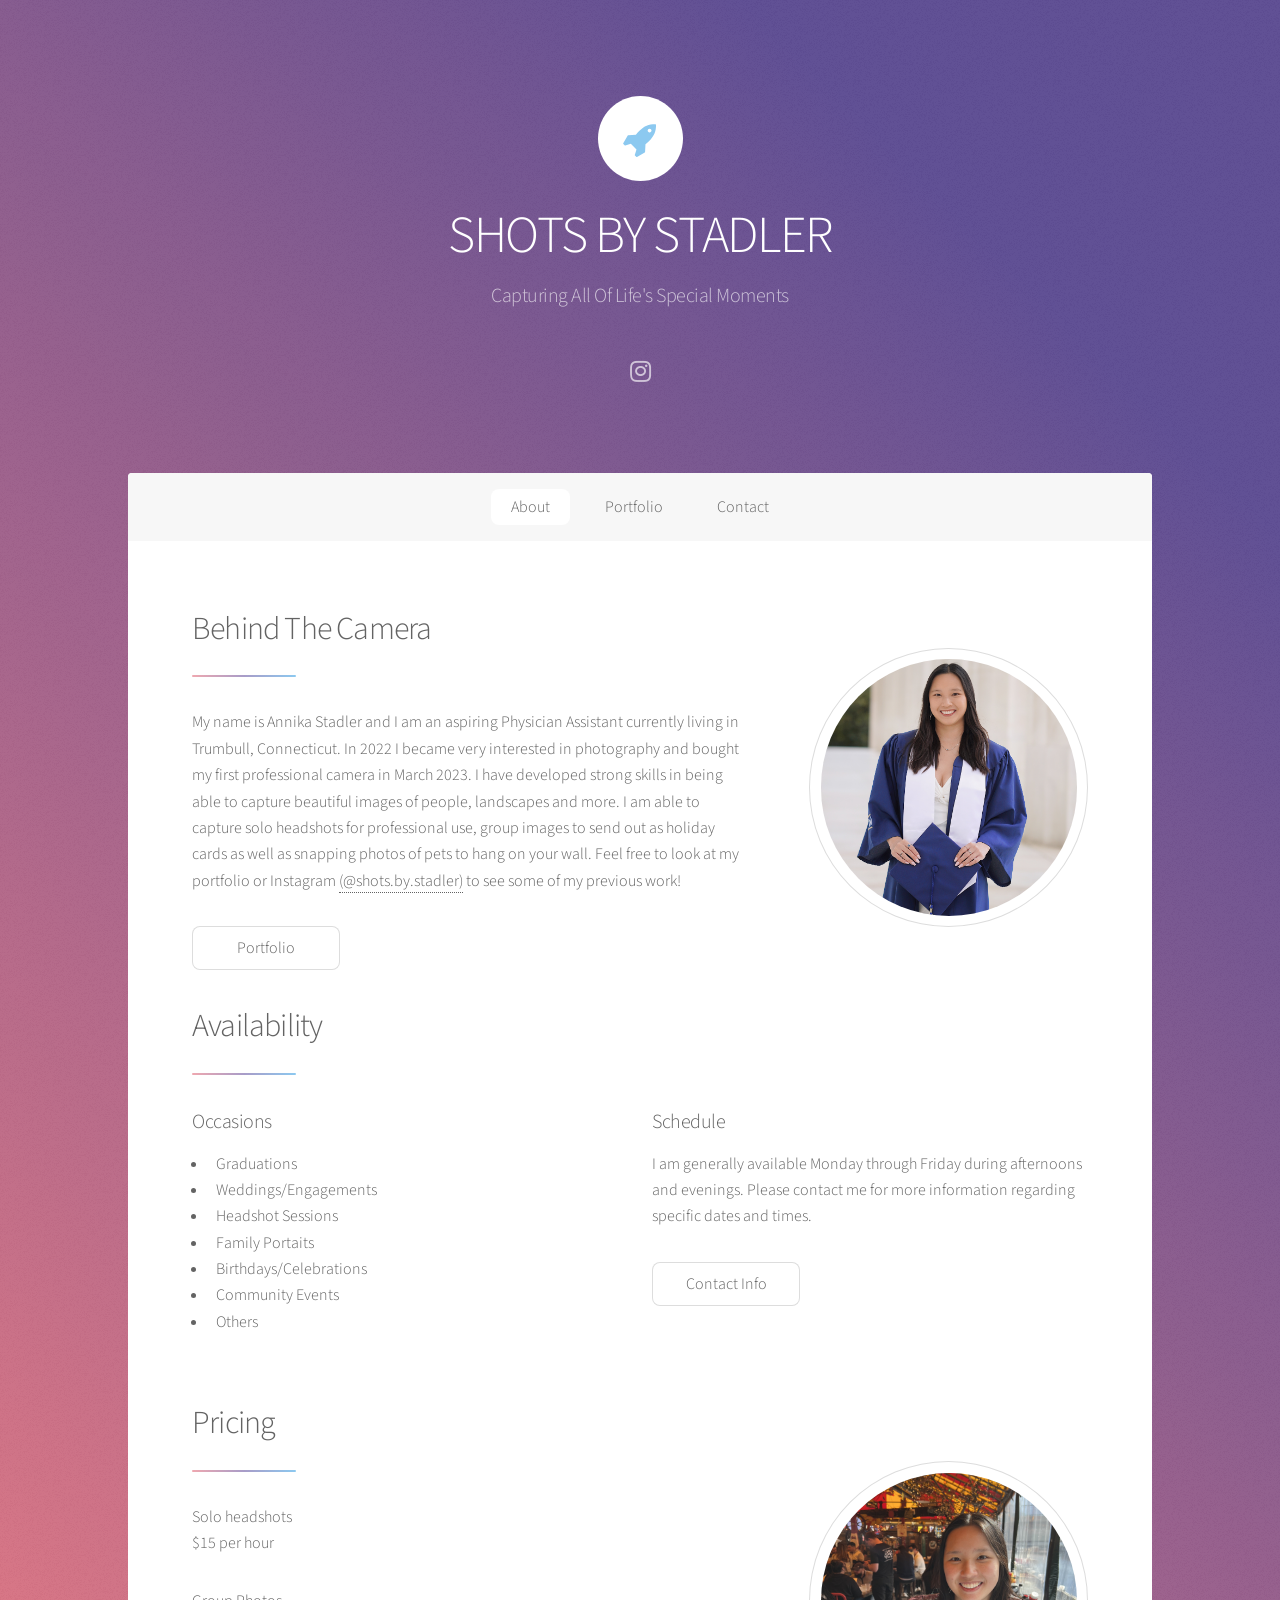
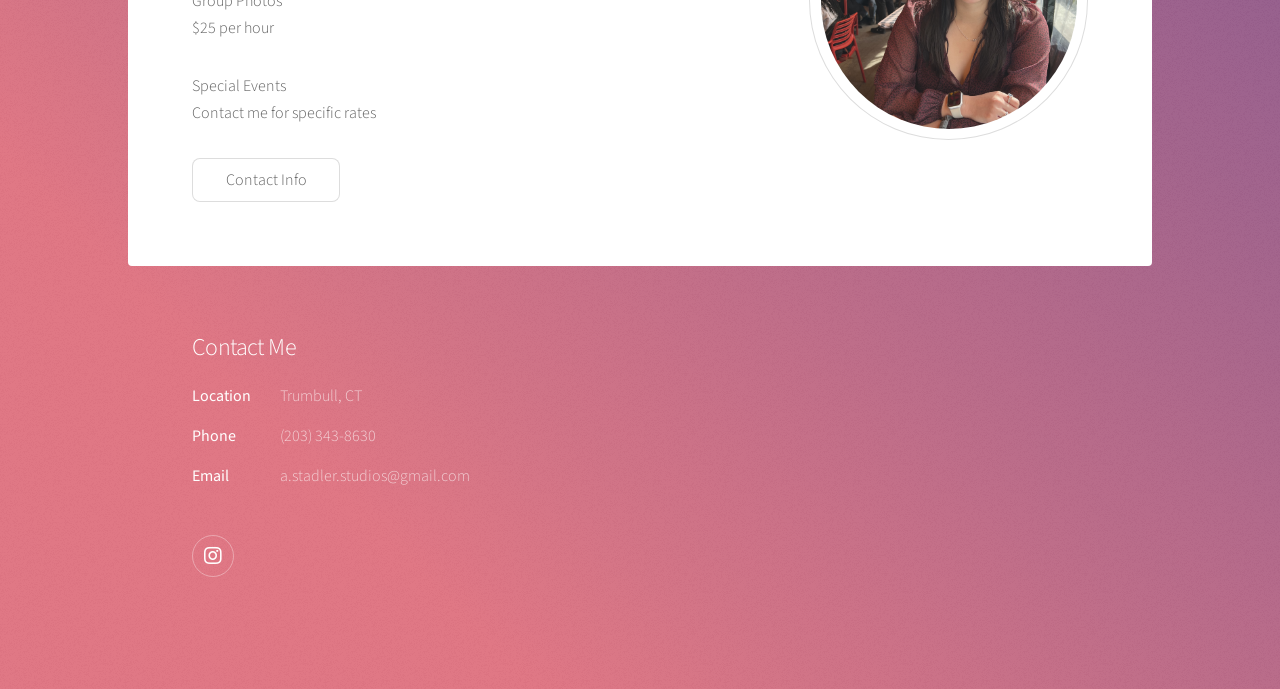
<file: index.html>
<!DOCTYPE HTML>
<!--
	Stellar by HTML5 UP
	html5up.net | @ajlkn
	Free for personal and commercial use under the CCA 3.0 license (html5up.net/license)
-->
<html>
	<head>
		<title>Shots by Stadler</title>
		<meta charset="utf-8" />
		<meta name="viewport" content="width=device-width, initial-scale=1, user-scalable=no" />
		<link rel="stylesheet" href="assets/css/main.css" />
		<noscript><link rel="stylesheet" href="assets/css/noscript.css" /></noscript>
	</head>
	<body class="is-preload">

		<!-- Wrapper -->
			<div id="wrapper">

				<header id="header" class="alt">
					<span class="logo"><img src="images/logo.svg" alt="" /></span>
					<h1>SHOTS BY STADLER</h1>
					<p>Capturing All Of Life's Special Moments</p>
					<ul class="icons">
						<li><a href="https://www.instagram.com/shots.by.stadler/" target="_blank" class="icon brands fa-instagram" style="font-size: 1.5em;"><span class="label">Instagram</span></a></li>
					</ul>
					<!--<div id="login-container" class="login-button" style="position: absolute; top: 10px; right: 10px;">
						<a href="login.html" id="CurrentUser" class="button" onclick="">Log In</a>
					</div>

					<div id="login-container" class="login-button" style="position: absolute; top: 60px; right: 10px;">
						<a id="SignOut" class="button" onclick="localStorage.removeItem('CurrentUser'); localStorage.removeItem('CurrentUserRole'); window.location.href='index.html';">Sign Out</a>
					</div>

					<script>
						window.onload = function() {
    						var currUser = localStorage.getItem('CurrentUser');

							if (currUser) { // User is signed in
								document.getElementById('CurrentUser').textContent = currUser;
								
    							var signOutButton = document.getElementById('SignOut');
								signOutButton.style.display = 'block';
								localStorage.setItem('LoginLink', "myphotos.html");

								var userRole = localStorage.getItem('CurrentUserRole');
								if (userRole == "admin") {
									var uploadTab = document.getElementById('AdminUploadTab');
									uploadTab.style.display = 'block';
								} else {
									var uploadTab = document.getElementById('AdminUploadTab');
									uploadTab.style.display = 'none';
								}

							} else { // No user signed in
								document.getElementById('CurrentUser').textContent = "Log In";
								
    							var signOutButton = document.getElementById('SignOut');
								signOutButton.style.display = 'none';

								localStorage.setItem('LoginLink', "login.html");

								var uploadTab = document.getElementById('AdminUploadTab');
									uploadTab.style.display = 'none';
								
							}

							var loginButtonLink = localStorage.getItem('LoginLink');
							document.getElementById('CurrentUser').href = loginButtonLink;
						}
					</script>-->
				</header>

				<!-- Nav -->
					<nav id="nav">
						<ul class="links">
							<li><a href="index.html" class="active">About</a></li>
							<li><a href="portfolio.html">Portfolio</a></li>
							<!--<li><a href="myphotos.html">My Photos</a></li>-->
							<li><a href="contact.html">Contact</a></li>
							<!--<li><a href="upload.html" id="AdminUploadTab">Admin Upload</a></li>-->
						</ul>
					</nav>

				<!-- Main -->
					<div id="main">

						<!-- Introduction -->
							<section id="intro" class="main">
								<div class="spotlight">
									<div class="content">
										<header class="major">
											<h2>Behind The Camera</h2>
										</header>
										<p>My name is Annika Stadler and I am an aspiring Physician Assistant currently living in Trumbull, Connecticut. In 2022 I became very interested in photography and bought my first professional camera in March 2023. I have developed strong skills in being able to capture beautiful images of people, landscapes and more. I am able to capture solo headshots for professional use, group images to send out as holiday cards as well as snapping photos of pets to hang on your wall. Feel free to look at my portfolio or Instagram <a href="https://www.instagram.com/shots.by.stadler/">(@shots.by.stadler)</a> to see some of my previous work!</p>
										<ul class="actions">
											<li><a href="portfolio.html" class="button">Portfolio</a></li>
										</ul>
									</div>
									<span class="image"><img src="images/AnnikaGrad.jpg" alt="" /></span>
								</div>
								<div class="spotlight">
									<div class="content">
										<header class="major">
											<h2>Availability</h2>
										</header>
										<div class="row">
											<div class="col-6 col-12-medium">
												<h3>Occasions</h3>
												<ul>
													<li>Graduations</li>
													<li>Weddings/Engagements</li>
													<li>Headshot Sessions</li>
													<li>Family Portaits</li>
													<li>Birthdays/Celebrations</li>
													<li>Community Events</li>
													<li>Others</li>
												</ul>
												
											</div>
											<div class="col-6 col-12-medium">
												<h3>Schedule</h3>
												<p>I am generally available Monday through Friday during afternoons and evenings. Please contact me for more information regarding specific dates and times.</p>
												<ul class="actions">
													<li><a href="contact.html" class="button">Contact Info</a></li>
												</ul>
											</div>
										</div>
									</div>
								</div>
								<div class="spotlight">
									<div class="content">
										<header class="major">
											<h2>Pricing</h2>
										</header>
										<p>Solo headshots<br>$15 per hour</p>
										<p>Group Photos<br>$25 per hour</p>
										<p>Special Events<br>Contact me for specific rates</p>
										<ul class="actions">
											<li><a href="contact.html" class="button">Contact Info</a></li>
										</ul>
									</div>
									<span class="image"><img src="images/AnnikaPhoto.jpg" alt="" /></span>
								</div>
							</section>

					</div>

				<!-- Footer -->
				<footer id="footer">
					<section>
						<h2>Contact Me</h2>
						<dl class="alt">
							<dt>Location</dt>
							<dd>Trumbull, CT</dd>
							<dt>Phone</dt>
							<dd>(203) 343-8630</dd>
							<dt>Email</dt>
							<dd>a.stadler.studios@gmail.com</dd>
						</dl>
						<ul class="icons">
							<li><a href="#" class="icon brands fa-instagram alt"><span class="label">Instagram</span></a></li>
						</ul>
					</section>
				</footer>

			</div>

		<!-- Scripts -->
			<script src="assets/js/jquery.min.js"></script>
			<script src="assets/js/jquery.scrollex.min.js"></script>
			<script src="assets/js/jquery.scrolly.min.js"></script>
			<script src="assets/js/browser.min.js"></script>
			<script src="assets/js/breakpoints.min.js"></script>
			<script src="assets/js/util.js"></script>
			<script src="assets/js/main.js"></script>

	</body>
</html>
</file>
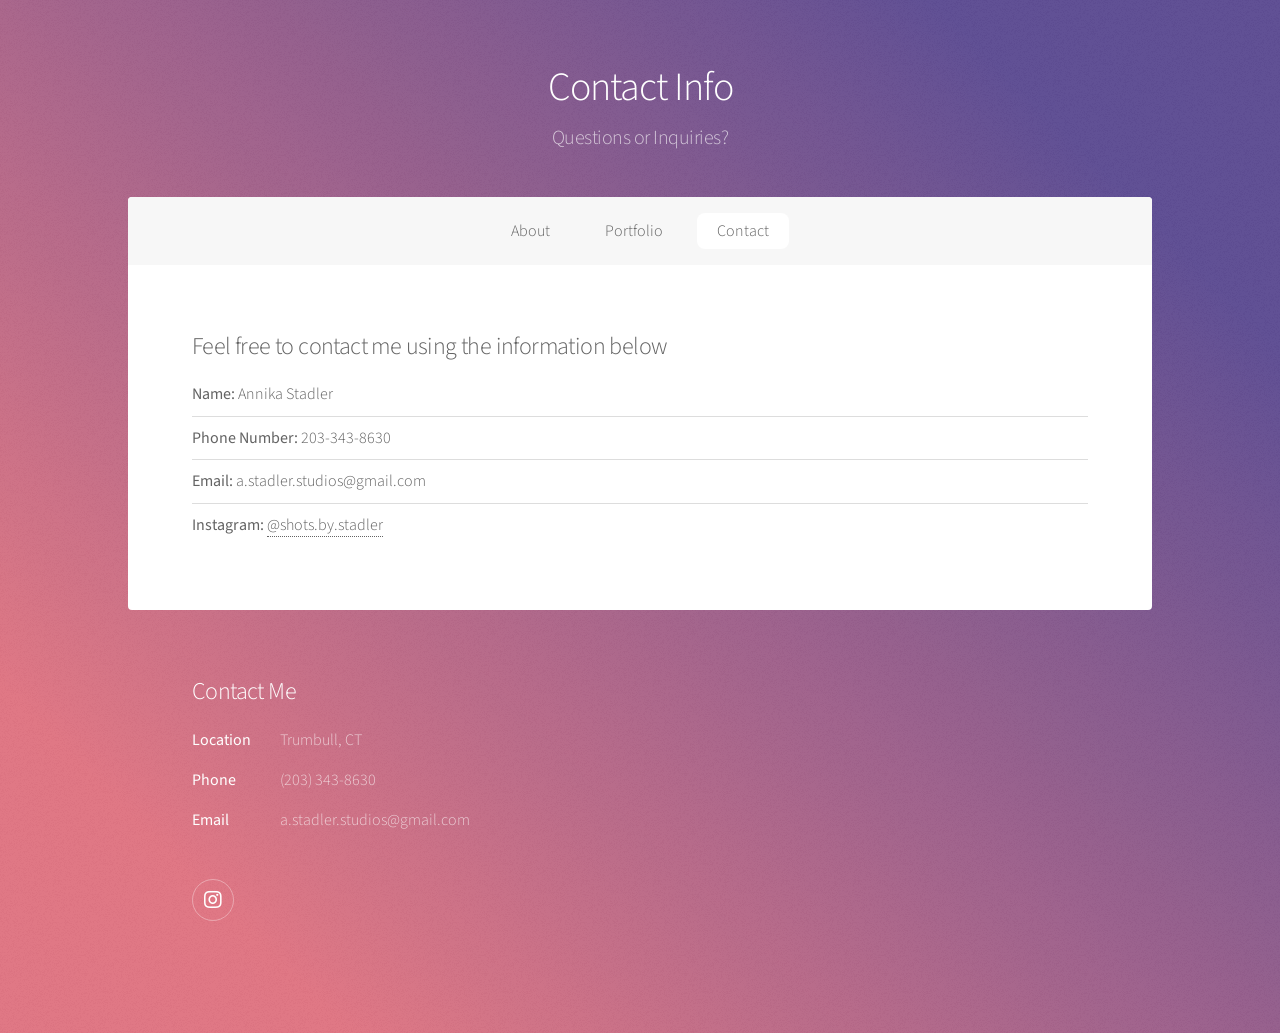
<file: contact.html>
<!DOCTYPE HTML>
<!--
	Stellar by HTML5 UP
	html5up.net | @ajlkn
	Free for personal and commercial use under the CCA 3.0 license (html5up.net/license)
-->
<html>
	<head>
		<title>Shots by Stadler</title>
		<meta charset="utf-8" />
		<meta name="viewport" content="width=device-width, initial-scale=1, user-scalable=no" />
		<link rel="stylesheet" href="assets/css/main.css" />
		<noscript><link rel="stylesheet" href="assets/css/noscript.css" /></noscript>
	</head>
	<body class="is-preload">

		<!-- Wrapper -->
			<div id="wrapper">

				<!-- Header -->
					<header id="header">
						<h1>Contact Info</h1>
						<p>Questions or Inquiries?</p>
						<!--<div id="login-container" class="login-button" style="position: absolute; top: 10px; right: 10px;">
							<a href="login.html" id="CurrentUser" class="button" onclick="">Log In</a>
						</div>
	
						<div id="login-container" class="login-button" style="position: absolute; top: 60px; right: 10px;">
							<a id="SignOut" class="button" onclick="localStorage.removeItem('CurrentUser'); window.location.href='index.html';">Sign Out</a>
						</div>
	
						<script>
							window.onload = function() {
								var currUser = localStorage.getItem('CurrentUser');
	
								if (currUser) { // User is signed in
									document.getElementById('CurrentUser').textContent = currUser;
									
									var signOutButton = document.getElementById('SignOut');
									signOutButton.style.display = 'block';
									localStorage.setItem('LoginLink', "myphotos.html");
	
									var userRole = localStorage.getItem('CurrentUserRole');
									if (userRole == "admin") {
										var uploadTab = document.getElementById('AdminUploadTab');
										uploadTab.style.display = 'block';
									} else {
										var uploadTab = document.getElementById('AdminUploadTab');
										uploadTab.style.display = 'none';
									}
	
								} else { // No user signed in
									document.getElementById('CurrentUser').textContent = "Log In";
									
									var signOutButton = document.getElementById('SignOut');
									signOutButton.style.display = 'none';
	
									localStorage.setItem('LoginLink', "login.html");
	
									var uploadTab = document.getElementById('AdminUploadTab');
										uploadTab.style.display = 'none';
									
								}
	
								var loginButtonLink = localStorage.getItem('LoginLink');
								document.getElementById('CurrentUser').href = loginButtonLink;
							}
						</script>-->
					</header>
	
					<!-- Nav -->
						<nav id="nav">
							<ul class="links">
								<li><a href="index.html">About</a></li>
								<li><a href="portfolio.html">Portfolio</a></li>
								<!--<li><a href="myphotos.html">My Photos</a></li>-->
								<li><a href="contact.html" class="active">Contact</a></li>
								<!--<li><a href="upload.html" id="AdminUploadTab">Admin Upload</a></li>-->
							</ul>
						</nav>

				<!-- Main -->
					<div id="main">

						<!-- Content -->
							<section id="content" class="main">
								<!-- Form -->
								<section>
									<h2>Feel free to contact me using the information below</h2>
									<ul class="alt">
										<li><b>Name: </b>Annika Stadler</li>
										<li><b>Phone Number: </b>203-343-8630</li>
										<li><b>Email: </b>a.stadler.studios@gmail.com</li>
										<li><b>Instagram: </b><a href="https://www.instagram.com/shots.by.stadler/">@shots.by.stadler</a></li>
									</ul>
								</section>
							</section>

					</div>

				<!-- Footer -->
					<footer id="footer">
						<section>
							<h2>Contact Me</h2>
							<dl class="alt">
								<dt>Location</dt>
								<dd>Trumbull, CT</dd>
								<dt>Phone</dt>
								<dd>(203) 343-8630</dd>
								<dt>Email</dt>
								<dd>a.stadler.studios@gmail.com</dd>
							</dl>
							<ul class="icons">
								<li><a href="#" class="icon brands fa-instagram alt"><span class="label">Instagram</span></a></li>
							</ul>
						</section>
					</footer>
			</div>

		<!-- Scripts -->
			<script src="assets/js/jquery.min.js"></script>
			<script src="assets/js/jquery.scrollex.min.js"></script>
			<script src="assets/js/jquery.scrolly.min.js"></script>
			<script src="assets/js/browser.min.js"></script>
			<script src="assets/js/breakpoints.min.js"></script>
			<script src="assets/js/util.js"></script>
			<script src="assets/js/main.js"></script>

	</body>
</html>
</file>
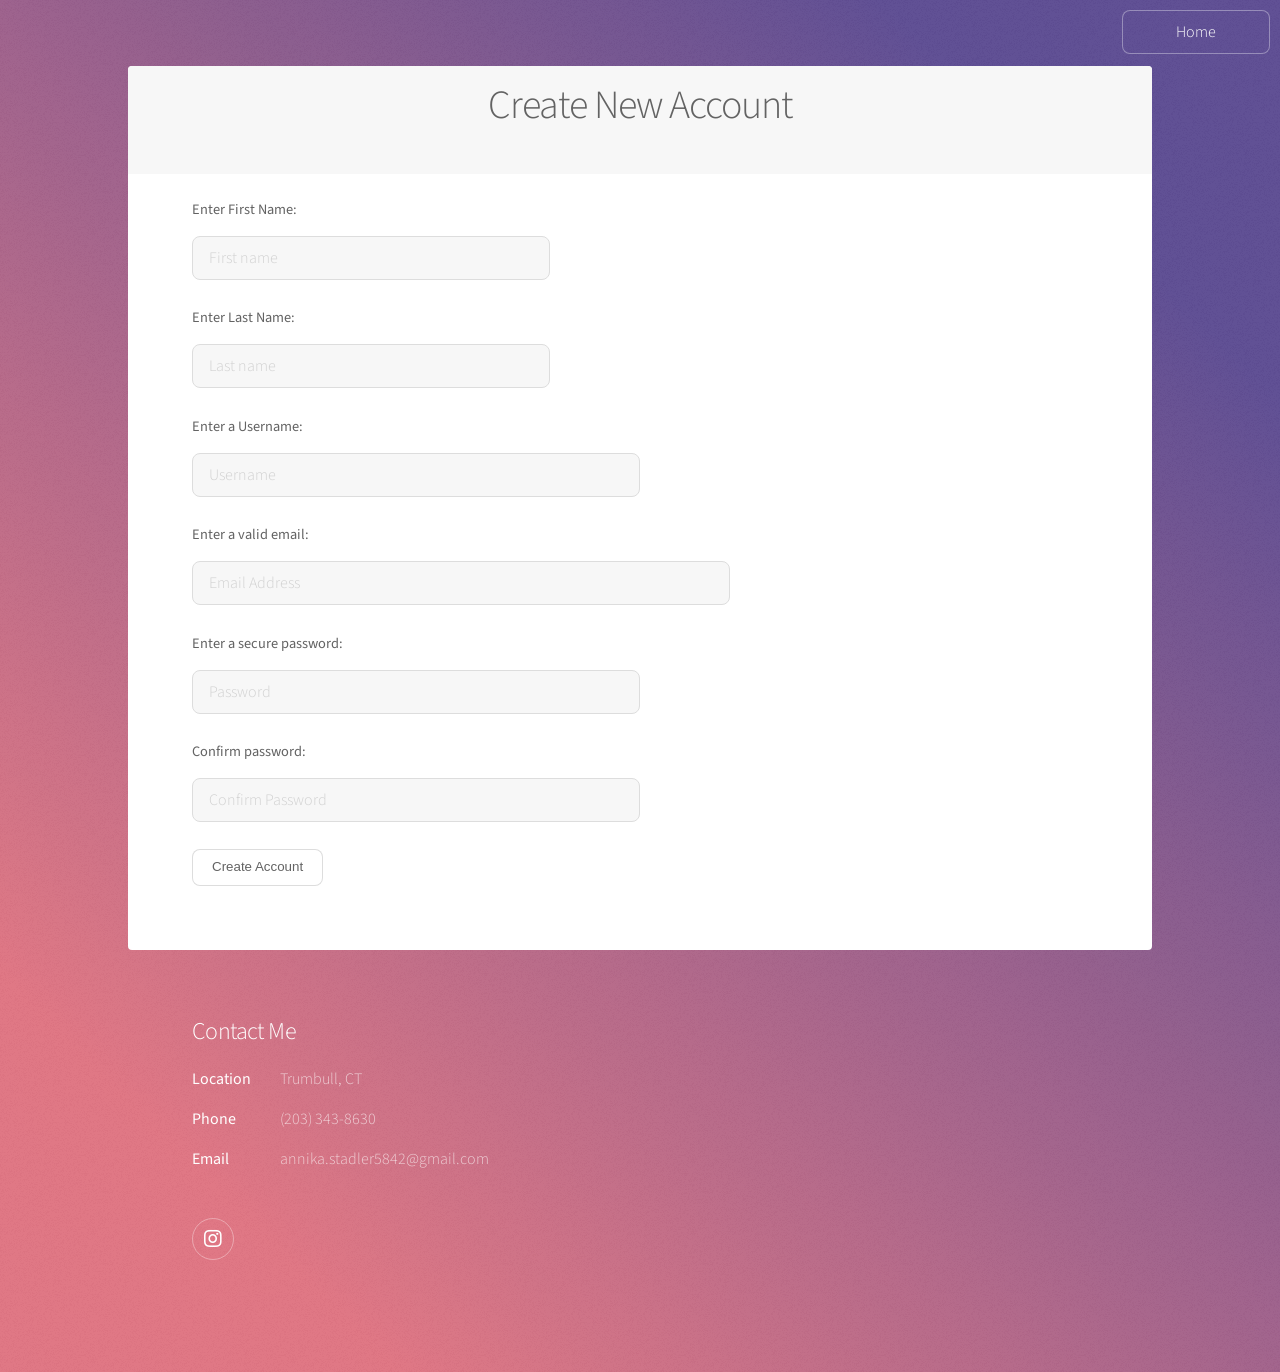
<file: createAccount.html>
<!DOCTYPE HTML>
<!--
	Stellar by HTML5 UP
	html5up.net | @ajlkn
	Free for personal and commercial use under the CCA 3.0 license (html5up.net/license)
-->
<html>
	<head>
		<title>Shots by Stadler</title>
		<meta charset="utf-8" />
		<meta name="viewport" content="width=device-width, initial-scale=1, user-scalable=no" />
		<link rel="stylesheet" href="assets/css/main.css" />
		<noscript><link rel="stylesheet" href="assets/css/noscript.css" /></noscript>
	</head>
	<body class="is-preload">

		<!-- Wrapper -->
			<div id="wrapper">

				<!-- Header -->
					<header id="header">
						<div id="login-container" class="login-button" style="position: absolute; top: 10px; right: 10px;">
							<a href="index.html" class="button">Home</a>
						</div>
					</header>

				<!-- Nav -->
				<nav id="nav">
					<ul class="links">
						<h1>Create New Account</h1>
					</ul>
				</nav>

				<!-- Main -->
					<div id="main">

						<!-- Content -->
							<section id="content" class="main">
								<!-- Form -->
								<form action="/createAccount" method="post">
                                    <label for="first name">Enter First Name:</label>
        							<input type="text" id="first name" name="first name" placeholder="First name" style="width: 40%;" required>
                                    <br>

                                    <label for="first name">Enter Last Name:</label>
        							<input type="text" id="last name" name="last name" placeholder="Last name" style="width: 40%;" required>
                                    <br>
                                    
									<label for="username">Enter a Username:</label>
        							<input type="text" id="username" name="username" placeholder="Username" style="width: 50%;" required>
                                    <br>

                                    <label for="username">Enter a valid email:</label>
        							<input type="email" id="email" name="email" placeholder="Email Address" style="width: 60%;" required>
                                    <br>

       								<!-- Password Input -->
                                       <label for="password">Enter a secure password:</label>
                                       <input type="password" id="password" name="password" placeholder="Password" style="width: 50%;" required>
                                       <br>

                                       <label for="password">Confirm password:</label>
                                       <input type="password" id="confirm_password" name="confirm_password" placeholder="Confirm Password" style="width: 50%;" required>
                                       <br>

       								 <!-- Submit Button -->
										<button type="submit">Create Account</button>
									
									
								</form>
							</section>

					</div>

				<!-- Footer -->
					<footer id="footer">
						<section>
							<h2>Contact Me</h2>
							<dl class="alt">
								<dt>Location</dt>
								<dd>Trumbull, CT</dd>
								<dt>Phone</dt>
								<dd>(203) 343-8630</dd>
								<dt>Email</dt>
								<dd>annika.stadler5842@gmail.com</dd>
							</dl>
							<ul class="icons">
								<li><a href="#" class="icon brands fa-instagram alt"><span class="label">Instagram</span></a></li>
							</ul>
						</section>
					</footer>
			</div>

		<!-- Scripts -->
			<script src="assets/js/jquery.min.js"></script>
			<script src="assets/js/jquery.scrollex.min.js"></script>
			<script src="assets/js/jquery.scrolly.min.js"></script>
			<script src="assets/js/browser.min.js"></script>
			<script src="assets/js/breakpoints.min.js"></script>
			<script src="assets/js/util.js"></script>
			<script src="assets/js/main.js"></script>

	</body>
</html>
</file>
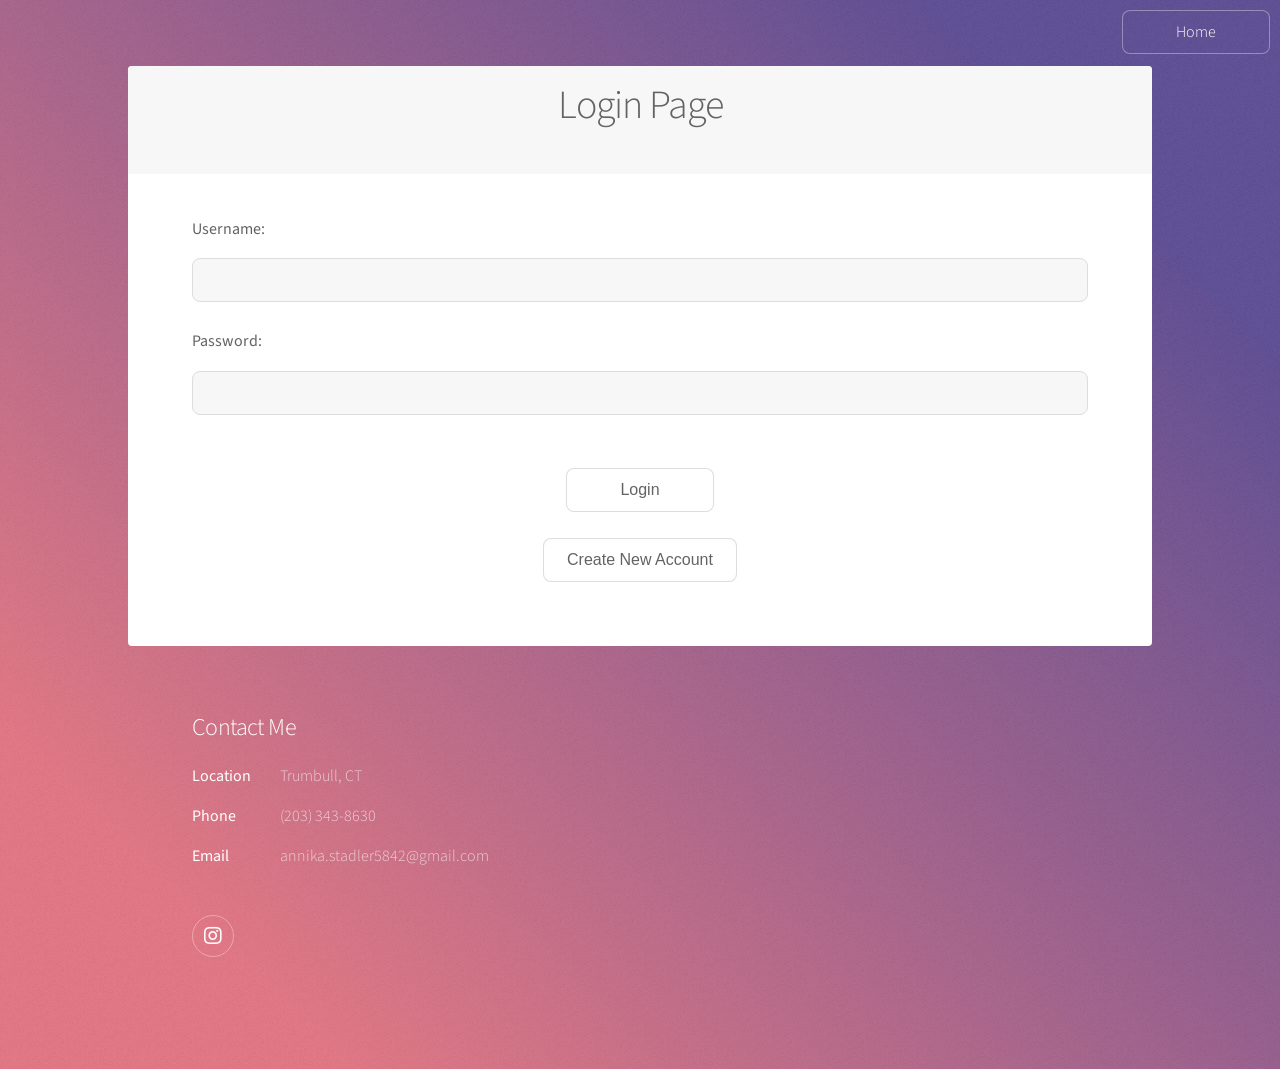
<file: login.html>
<!DOCTYPE HTML>
<!--
	Stellar by HTML5 UP
	html5up.net | @ajlkn
	Free for personal and commercial use under the CCA 3.0 license (html5up.net/license)
-->

<html>
	<head>
		<title>Shots by Stadler</title>
		<meta charset="utf-8" />
		<meta name="viewport" content="width=device-width, initial-scale=1, user-scalable=no" />
		<link rel="stylesheet" href="assets/css/main.css" />
		<noscript><link rel="stylesheet" href="assets/css/noscript.css" /></noscript>
	</head>
	<body class="is-preload">

		<!-- Wrapper -->
			<div id="wrapper">

				<!-- Header -->
					<header id="header">
						<div id="login-container" class="login-button" style="position: absolute; top: 10px; right: 10px;">
							<a href="index.html" class="button">Home</a>
						</div>
					</header>

				<!-- Nav -->
				<nav id="nav">
					<ul class="links">
						<h1>Login Page</h1>
					</ul>
				</nav>

				<!-- Main -->
					<div id="main">

						<!-- Content -->
							<section id="content" class="main">
								<!-- Form -->
								<form id="loginForm">
									<label type="text" id="errors" style="color: red; font-size: 18px; text-align: center;"></label>

									<label for="username" style="font-size: 16px;">Username:</label>
        							<input type="text" id="username" name="username" required>

									<br>

       								<!-- Password Input -->
        							<label for="password" style="font-size: 16px;">Password:</label>
        							<input type="password" id="password" name="password" required>

									<br>
									<br>

									<div style="text-align: center;">
       									 <!-- Submit Button -->
        								<button type="button" style="font-size: 16px;" onclick="attemptLogin(document.getElementById('username').value, document.getElementById('password').value)">Login</button>

										<br>
										<br>

										<!-- Create New Account Button -->
										<button type="button" style="font-size: 16px;" onclick="window.location.href='createAccount.html'">Create New Account</button>
									</div>
								</form>
							</section>

							<script>
								function attemptLogin(username, password) {
									fetch('userdata.json')
									  .then(response => response.json())
									  .then(data => {
										// Check if user exists
										const userExists = data.hasOwnProperty(username);
							
										// Check if that user's password is correct
										if (userExists) {
											const usersPassword = data[username].password;
											const userRole = data[username].role;

											if (usersPassword == password) {
												document.getElementById('username').value = "";
												document.getElementById('password').value = "";
												localStorage.setItem('CurrentUser', username);
												localStorage.setItem('LoginLink', "myphotos.html");
												localStorage.setItem('CurrentUserRole', userRole);
												window.location.href = "index.html";
												
											} else {
												document.getElementById('password').value = "";
												document.getElementById('errors').textContent = "Invalid Password";
											}
										} else {
											document.getElementById('username').value = "";
											document.getElementById('password').value = "";
											document.getElementById('errors').textContent = "Invalid Username";
										}
									  })
									  .catch(error => console.error('Error:', error));
								}
							</script>

					</div>

				<!-- Footer -->
					<footer id="footer">
						<section>
							<h2>Contact Me</h2>
							<dl class="alt">
								<dt>Location</dt>
								<dd>Trumbull, CT</dd>
								<dt>Phone</dt>
								<dd>(203) 343-8630</dd>
								<dt>Email</dt>
								<dd>annika.stadler5842@gmail.com</dd>
							</dl>
							<ul class="icons">
								<li><a href="#" class="icon brands fa-instagram alt"><span class="label">Instagram</span></a></li>
							</ul>
						</section>
					</footer>
			</div>

		<!-- Scripts -->
			<script src="assets/js/jquery.min.js"></script>
			<script src="assets/js/jquery.scrollex.min.js"></script>
			<script src="assets/js/jquery.scrolly.min.js"></script>
			<script src="assets/js/browser.min.js"></script>
			<script src="assets/js/breakpoints.min.js"></script>
			<script src="assets/js/util.js"></script>
			<script src="assets/js/main.js"></script>

	</body>
</html>
</file>
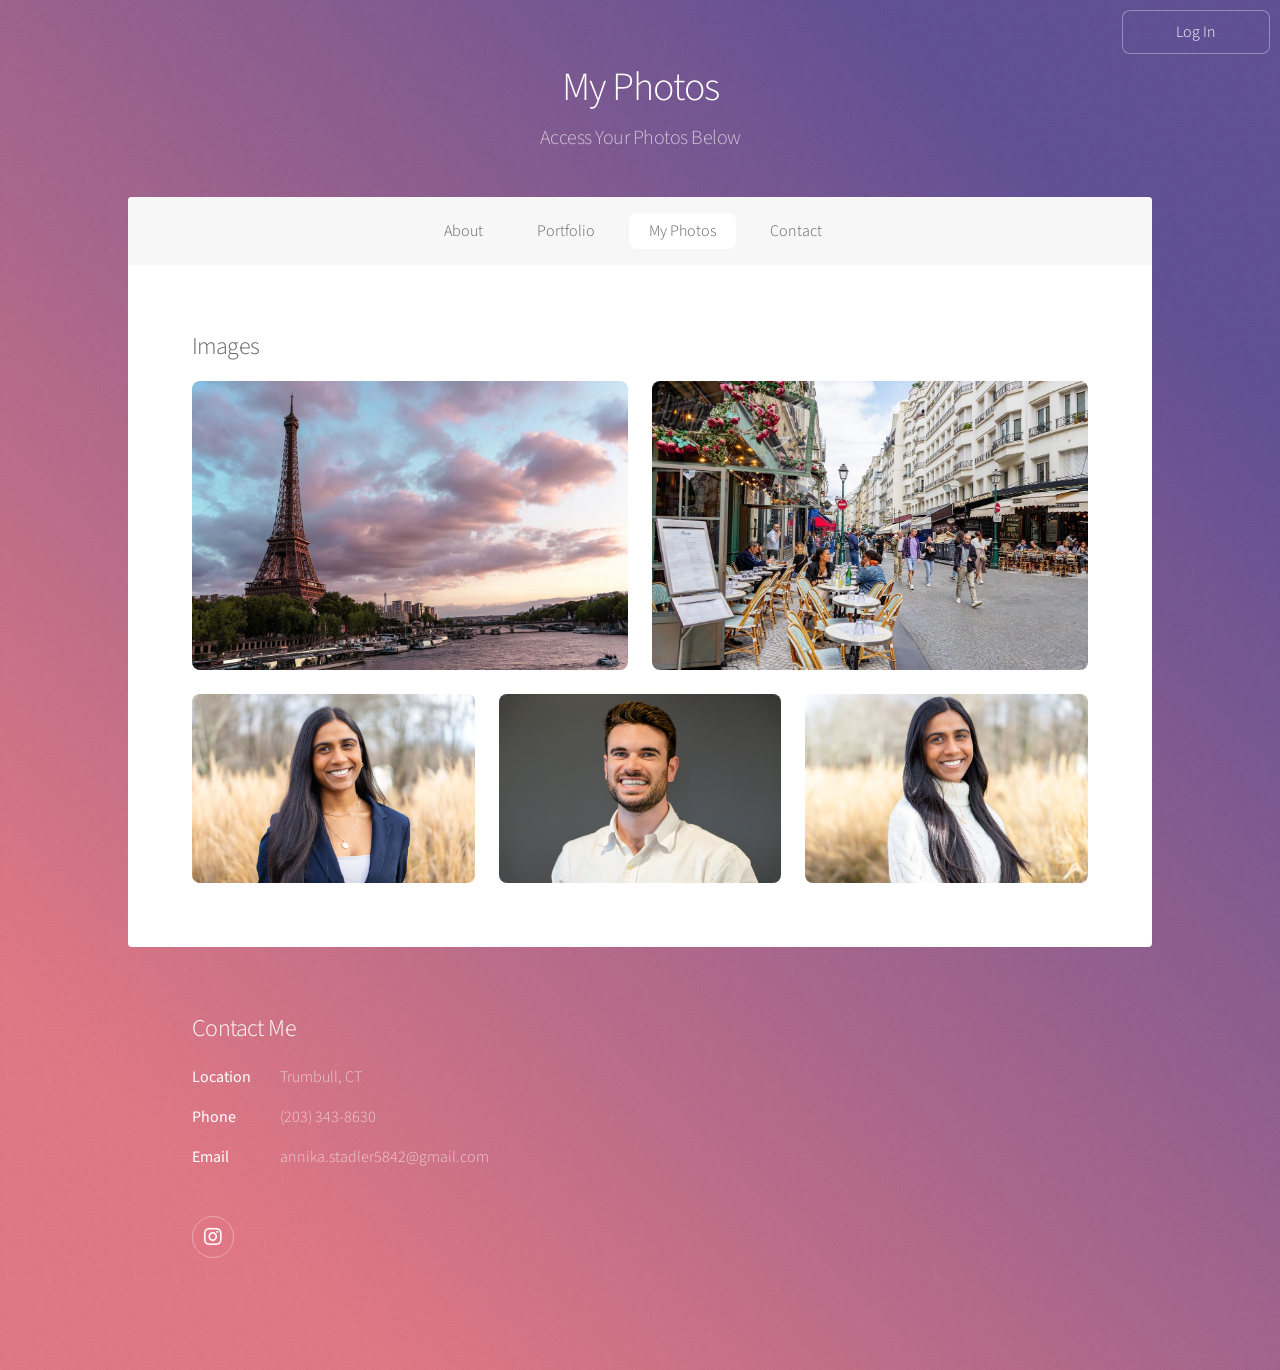
<file: myphotos.html>
<!DOCTYPE HTML>
<!--
	Stellar by HTML5 UP
	html5up.net | @ajlkn
	Free for personal and commercial use under the CCA 3.0 license (html5up.net/license)
-->
<html>
	<head>
		<title>Shots by Stadler</title>
		<meta charset="utf-8" />
		<meta name="viewport" content="width=device-width, initial-scale=1, user-scalable=no" />
		<link rel="stylesheet" href="assets/css/main.css" />
		<noscript><link rel="stylesheet" href="assets/css/noscript.css" /></noscript>
	</head>
	<body class="is-preload">

		<!-- Wrapper -->
			<div id="wrapper">

				<!-- Header -->
					<header id="header">
						<h1>My  Photos</h1>
						<p>Access Your Photos Below</p>
						<div id="login-container" class="login-button" style="position: absolute; top: 10px; right: 10px;">
							<a href="login.html" id="CurrentUser" class="button" onclick="">Log In</a>
						</div>
	
						<div id="login-container" class="login-button" style="position: absolute; top: 60px; right: 10px;">
							<a id="SignOut" class="button" onclick="localStorage.removeItem('CurrentUser'); window.location.href='index.html';">Sign Out</a>
						</div>
	
						<script>
							window.onload = function() {
								var currUser = localStorage.getItem('CurrentUser');
	
								if (currUser) { // User is signed in
									document.getElementById('CurrentUser').textContent = currUser;
									
									var signOutButton = document.getElementById('SignOut');
									signOutButton.style.display = 'block';
									localStorage.setItem('LoginLink', "myphotos.html");
	
									var userRole = localStorage.getItem('CurrentUserRole');
									if (userRole == "admin") {
										var uploadTab = document.getElementById('AdminUploadTab');
										uploadTab.style.display = 'block';
									} else {
										var uploadTab = document.getElementById('AdminUploadTab');
										uploadTab.style.display = 'none';
									}
	
								} else { // No user signed in
									document.getElementById('CurrentUser').textContent = "Log In";
									
									var signOutButton = document.getElementById('SignOut');
									signOutButton.style.display = 'none';
	
									localStorage.setItem('LoginLink', "login.html");
	
									var uploadTab = document.getElementById('AdminUploadTab');
										uploadTab.style.display = 'none';
									
								}
	
								var loginButtonLink = localStorage.getItem('LoginLink');
								document.getElementById('CurrentUser').href = loginButtonLink;
							}
						</script>
					</header>
	
					<!-- Nav -->
						<nav id="nav">
							<ul class="links">
								<li><a href="index.html">About</a></li>
								<li><a href="portfolio.html">Portfolio</a></li>
								<li><a href="myphotos.html" class="active">My Photos</a></li>
								<li><a href="contact.html">Contact</a></li>
								<li><a href="upload.html" id="AdminUploadTab">Admin Upload</a></li>
							</ul>
						</nav>

				<!-- Main -->
					<div id="main">

						<!-- Content -->
							<section id="content" class="main">
								<!-- Image -->
									<section>
										<h2>Images</h2>
										<div class="box alt">
											<div class="row gtr-uniform">
												<div class="col-6"><span class="image fit"><img src="images/Europe3.png" alt="" /></span></div>
												<div class="col-6"><span class="image fit"><img src="images/Europe2.png" alt="" /></span></div>

												<div class="col-4"><span class="image fit"><img src="images/Supriya11.jpg" alt="" /></span></div>
												<div class="col-4"><span class="image fit"><img src="images/Frank15.jpg" alt="" /></span></div>
												<div class="col-4"><span class="image fit"><img src="images/Supriya15.jpg" alt="" /></span></div>
											</div>
										</div>
									</section>

							</section>

					</div>

				<!-- Footer -->
				<footer id="footer">
					<section>
						<h2>Contact Me</h2>
						<dl class="alt">
							<dt>Location</dt>
							<dd>Trumbull, CT</dd>
							<dt>Phone</dt>
							<dd>(203) 343-8630</dd>
							<dt>Email</dt>
							<dd>annika.stadler5842@gmail.com</dd>
						</dl>
						<ul class="icons">
							<li><a href="#" class="icon brands fa-instagram alt"><span class="label">Instagram</span></a></li>
						</ul>
					</section>
				</footer>

			</div>

		<!-- Scripts -->
			<script src="assets/js/jquery.min.js"></script>
			<script src="assets/js/jquery.scrollex.min.js"></script>
			<script src="assets/js/jquery.scrolly.min.js"></script>
			<script src="assets/js/browser.min.js"></script>
			<script src="assets/js/breakpoints.min.js"></script>
			<script src="assets/js/util.js"></script>
			<script src="assets/js/main.js"></script>

	</body>
</html>
</file>
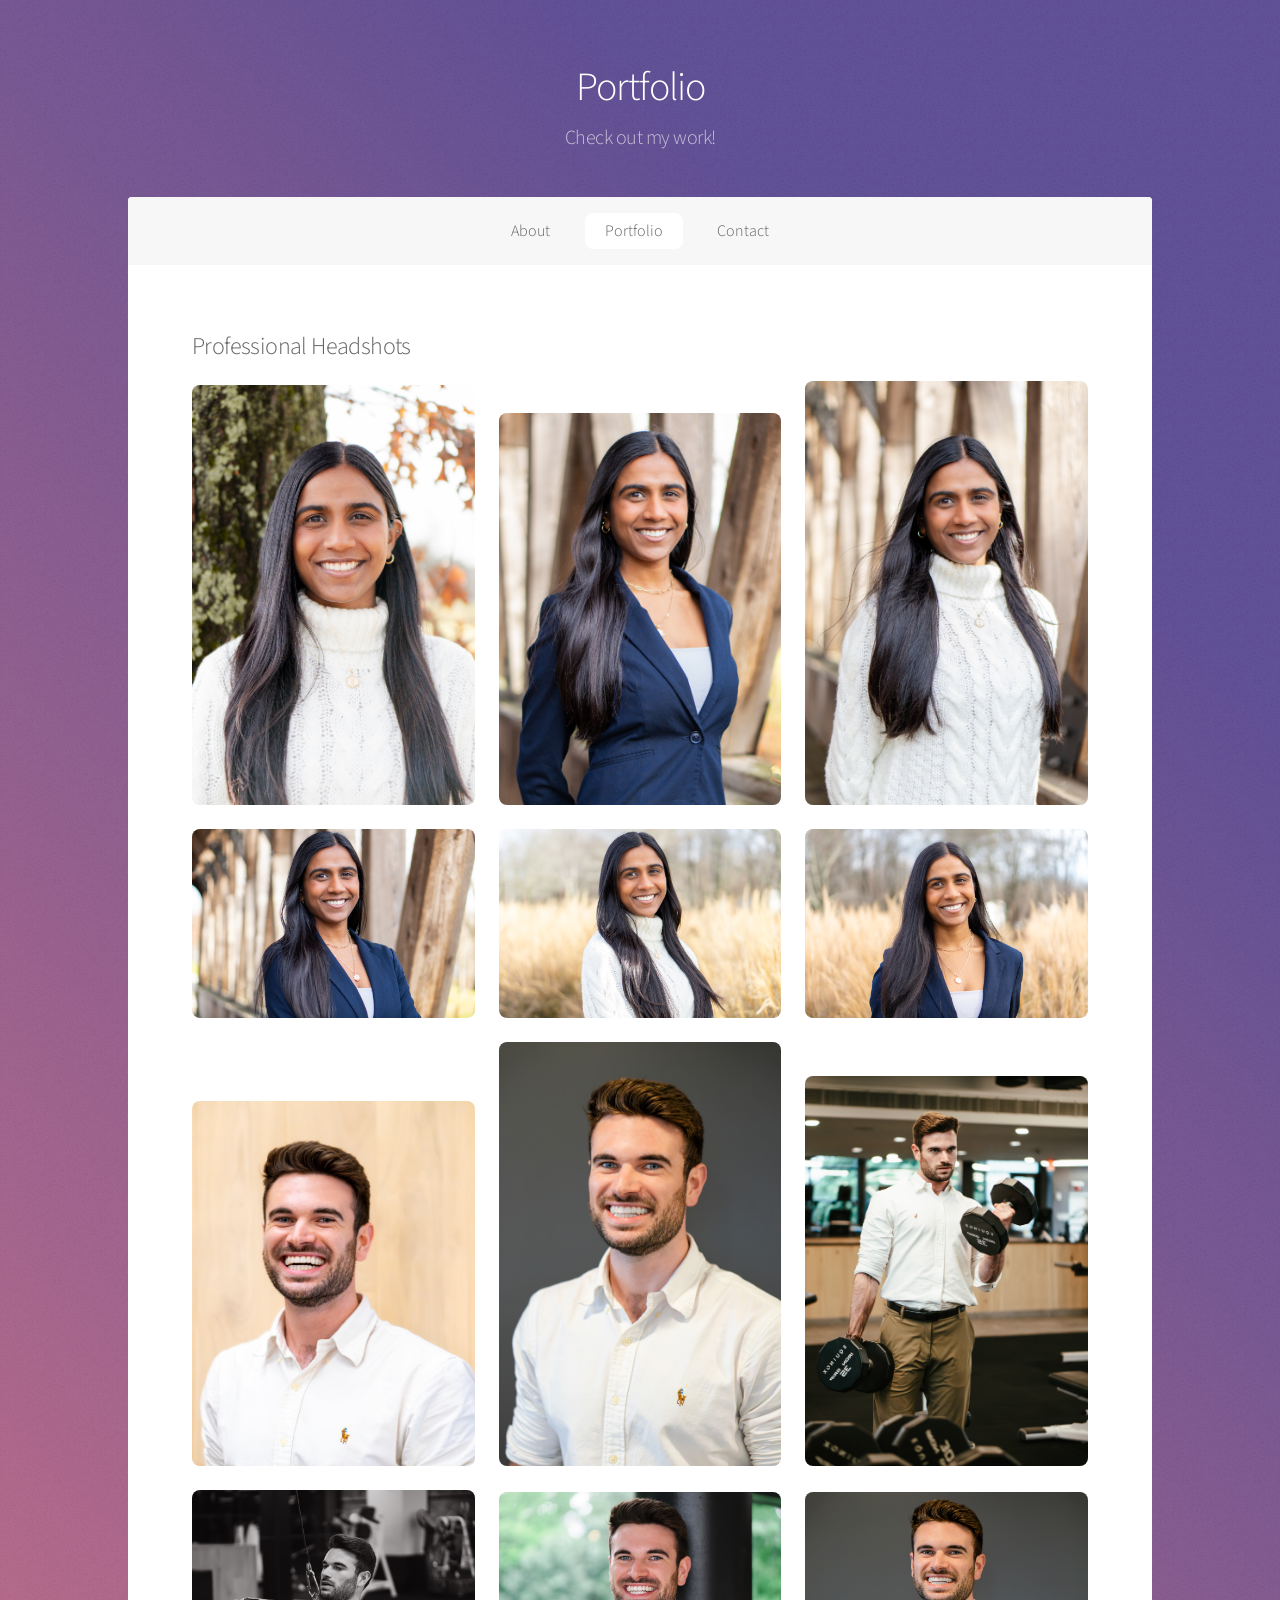
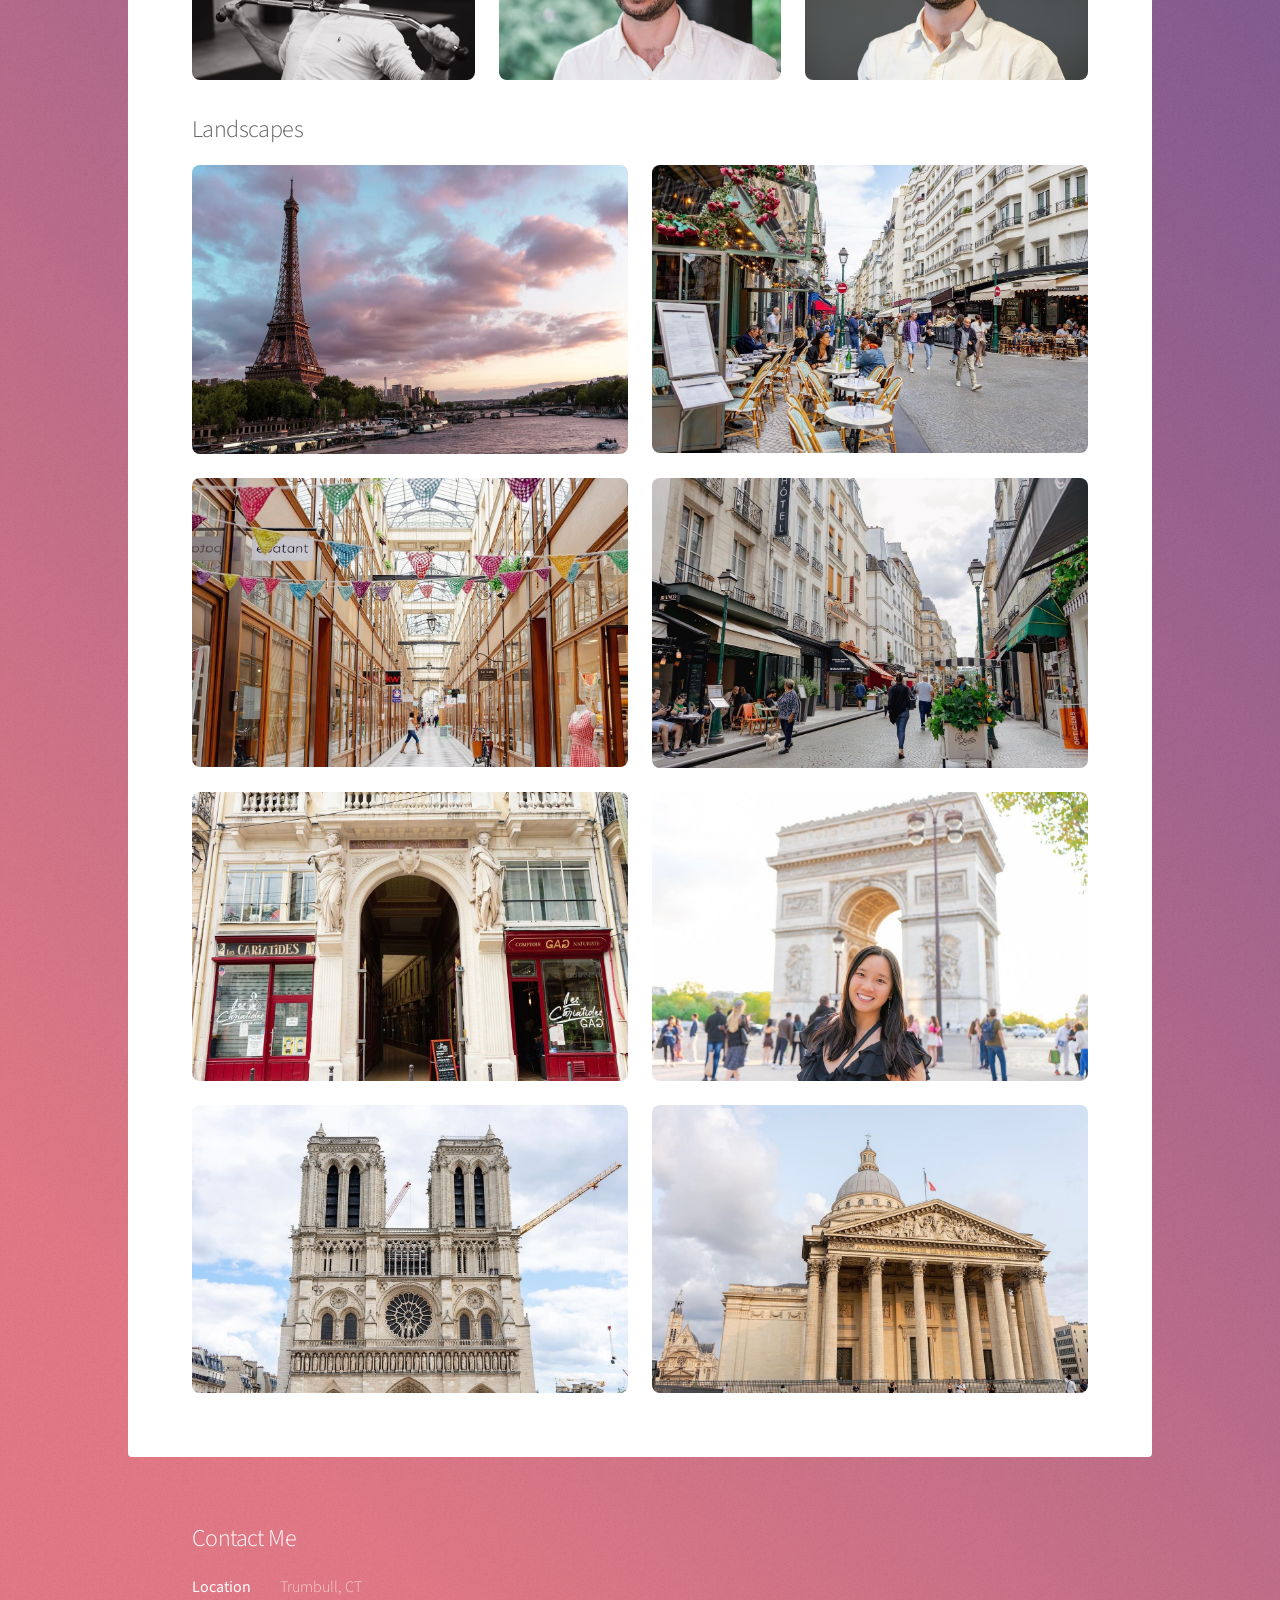
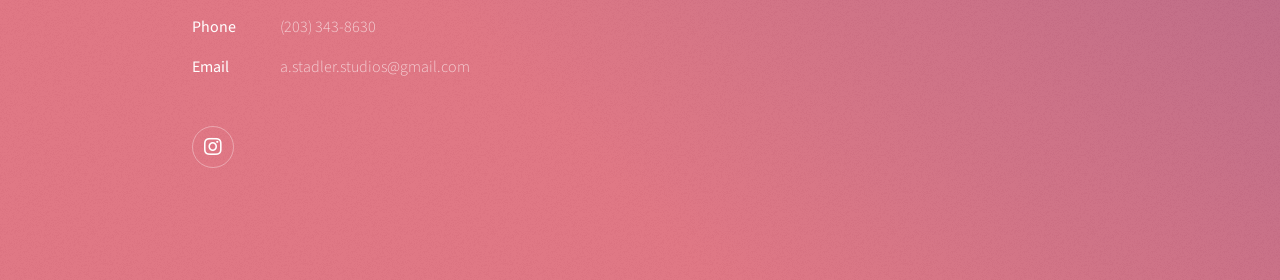
<file: portfolio.html>
<!DOCTYPE HTML>
<!--
	Stellar by HTML5 UP
	html5up.net | @ajlkn
	Free for personal and commercial use under the CCA 3.0 license (html5up.net/license)
-->
<html>
	<head>
		<title>Shots by Stadler</title>
		<meta charset="utf-8" />
		<meta name="viewport" content="width=device-width, initial-scale=1, user-scalable=no" />
		<link rel="stylesheet" href="assets/css/main.css" />
		<noscript><link rel="stylesheet" href="assets/css/noscript.css" /></noscript>
	</head>
	<body class="is-preload">

		<!-- Wrapper -->
			<div id="wrapper">

				<!-- Header -->
					<header id="header">
						<h1>Portfolio</h1>
						<p>Check out my work!</p>
						<!--<div id="login-container" class="login-button" style="position: absolute; top: 10px; right: 10px;">
							<a href="login.html" id="CurrentUser" class="button" onclick="">Log In</a>
						</div>
	
						<div id="login-container" class="login-button" style="position: absolute; top: 60px; right: 10px;">
							<a id="SignOut" class="button" onclick="localStorage.removeItem('CurrentUser'); window.location.href='index.html';">Sign Out</a>
						</div>
	
						<script>
							window.onload = function() {
								var currUser = localStorage.getItem('CurrentUser');
	
								if (currUser) { // User is signed in
									document.getElementById('CurrentUser').textContent = currUser;
									
									var signOutButton = document.getElementById('SignOut');
									signOutButton.style.display = 'block';
									localStorage.setItem('LoginLink', "myphotos.html");
	
									var userRole = localStorage.getItem('CurrentUserRole');
									if (userRole == "admin") {
										var uploadTab = document.getElementById('AdminUploadTab');
										uploadTab.style.display = 'block';
									} else {
										var uploadTab = document.getElementById('AdminUploadTab');
										uploadTab.style.display = 'none';
									}
	
								} else { // No user signed in
									document.getElementById('CurrentUser').textContent = "Log In";
									
									var signOutButton = document.getElementById('SignOut');
									signOutButton.style.display = 'none';
	
									localStorage.setItem('LoginLink', "login.html");
	
									var uploadTab = document.getElementById('AdminUploadTab');
										uploadTab.style.display = 'none';
									
								}
	
								var loginButtonLink = localStorage.getItem('LoginLink');
								document.getElementById('CurrentUser').href = loginButtonLink;
							}
						</script>-->
					</header>
	
					<!-- Nav -->
						<nav id="nav">
							<ul class="links">
								<li><a href="index.html">About</a></li>
								<li><a href="portfolio.html" class="active">Portfolio</a></li>
								<!--<li><a href="myphotos.html">My Photos</a></li>-->
								<li><a href="contact.html">Contact</a></li>
								<!--<li><a href="upload.html" id="AdminUploadTab">Admin Upload</a></li>-->
							</ul>
						</nav>

				<!-- Main -->
					<div id="main">

						<!-- Content -->
							<section id="content" class="main">
								<!-- Image -->
									<section>
										<h2>Professional Headshots</h2>
										<div class="box alt"> <!--Frank, Supriya, me, Europe, Grad-->
											<div class="row gtr-uniform" style = "align-items: flex-end;"">
												<div class="col-4"><span class="image fit"><img src="images/Supriya2.jpg" alt="" /></span></div>
												<div class="col-4"><span class="image fit"><img src="images/Supriya25.jpg" alt="" /></span></div>
												<div class="col-4"><span class="image fit"><img src="images/Supriya21.jpg" alt="" /></span></div>

												<div class="col-4"><span class="image fit"><img src="images/Supriya23.jpg" alt="" /></span></div>
												<div class="col-4"><span class="image fit"><img src="images/Supriya15.jpg" alt="" /></span></div>
												<div class="col-4"><span class="image fit"><img src="images/Supriya11.jpg" alt="" /></span></div>
												
												<div class="col-4"><span class="image fit"><img src="images/Frank3.jpg" alt="" /></span></div>
												<div class="col-4"><span class="image fit"><img src="images/Frank16.jpg" alt="" /></span></div>
												<div class="col-4"><span class="image fit"><img src="images/Frank25.jpg" alt="" /></span></div>

												<div class="col-4"><span class="image fit"><img src="images/Frank12.jpg" alt="" /></span></div>
												<div class="col-4"><span class="image fit"><img src="images/Frank21.jpg" alt="" /></span></div>
												<div class="col-4"><span class="image fit"><img src="images/Frank15.jpg" alt="" /></span></div>




												<!--<div class="col-4"><span class="image fit"><img src="images/Supriya11.jpg" alt="" /></span></div>
												<div class="col-4"><span class="image fit"><img src="images/Frank15.jpg" alt="" /></span></div>
												<div class="col-4"><span class="image fit"><img src="images/Supriya15.jpg" alt="" /></span></div>

												<div class="col-4"><span class="image fit"><img src="images/Frank3.jpg" alt="" /></span></div>
												<div class="col-4"><span class="image fit"><img src="images/Supriya21.jpg" alt="" /></span></div>
												<div class="col-4"><span class="image fit"><img src="images/Supriya25.jpg" alt="" /></span></div>

												<div class="col-4"><span class="image fit"><img src="images/Frank21.jpg" alt="" /></span></div>
												<div class="col-4"><span class="image fit"><img src="images/Frank24.jpg" alt="" /></span></div>
												<div class="col-4"><span class="image fit"><img src="images/Frank12.jpg" alt="" /></span></div>

												<div class="col-4"><span class="image fit"><img src="images/Supriya2.jpg" alt="" /></span></div>
												<div class="col-4"><span class="image fit"><img src="images/Supriya10.jpg" alt="" /></span></div>-->
											</div>
										</div>
										<h2>Landscapes</h2>
										<div class="box alt">
											<div class="row gtr-uniform">
												<div class="col-6"><span class="image fit"><img src="images/Europe3.png" alt="" /></span></div>
												<div class="col-6"><span class="image fit"><img src="images/Europe2.png" alt="" /></span></div>

												<div class="col-6"><span class="image fit"><img src="images/Europe5.png" alt="" /></span></div>
												<div class="col-6"><span class="image fit"><img src="images/Europe6.png" alt="" /></span></div>

												<div class="col-6"><span class="image fit"><img src="images/Europe1.png" alt="" /></span></div>
												<div class="col-6"><span class="image fit"><img src="images/Europe4.png" alt="" /></span></div>


												<div class="col-6"><span class="image fit"><img src="images/Europe7.png" alt="" /></span></div>
												<div class="col-6"><span class="image fit"><img src="images/Europe8.png" alt="" /></span></div>
											</div>
										</div>
									</section>

							</section>

					</div>

				<!-- Footer -->
				<footer id="footer">
					<section>
						<h2>Contact Me</h2>
						<dl class="alt">
							<dt>Location</dt>
							<dd>Trumbull, CT</dd>
							<dt>Phone</dt>
							<dd>(203) 343-8630</dd>
							<dt>Email</dt>
							<dd>a.stadler.studios@gmail.com</dd>
						</dl>
						<ul class="icons">
							<li><a href="#" class="icon brands fa-instagram alt"><span class="label">Instagram</span></a></li>
						</ul>
					</section>
				</footer>

			</div>

		<!-- Scripts -->
			<script src="assets/js/jquery.min.js"></script>
			<script src="assets/js/jquery.scrollex.min.js"></script>
			<script src="assets/js/jquery.scrolly.min.js"></script>
			<script src="assets/js/browser.min.js"></script>
			<script src="assets/js/breakpoints.min.js"></script>
			<script src="assets/js/util.js"></script>
			<script src="assets/js/main.js"></script>

	</body>
</html>
</file>
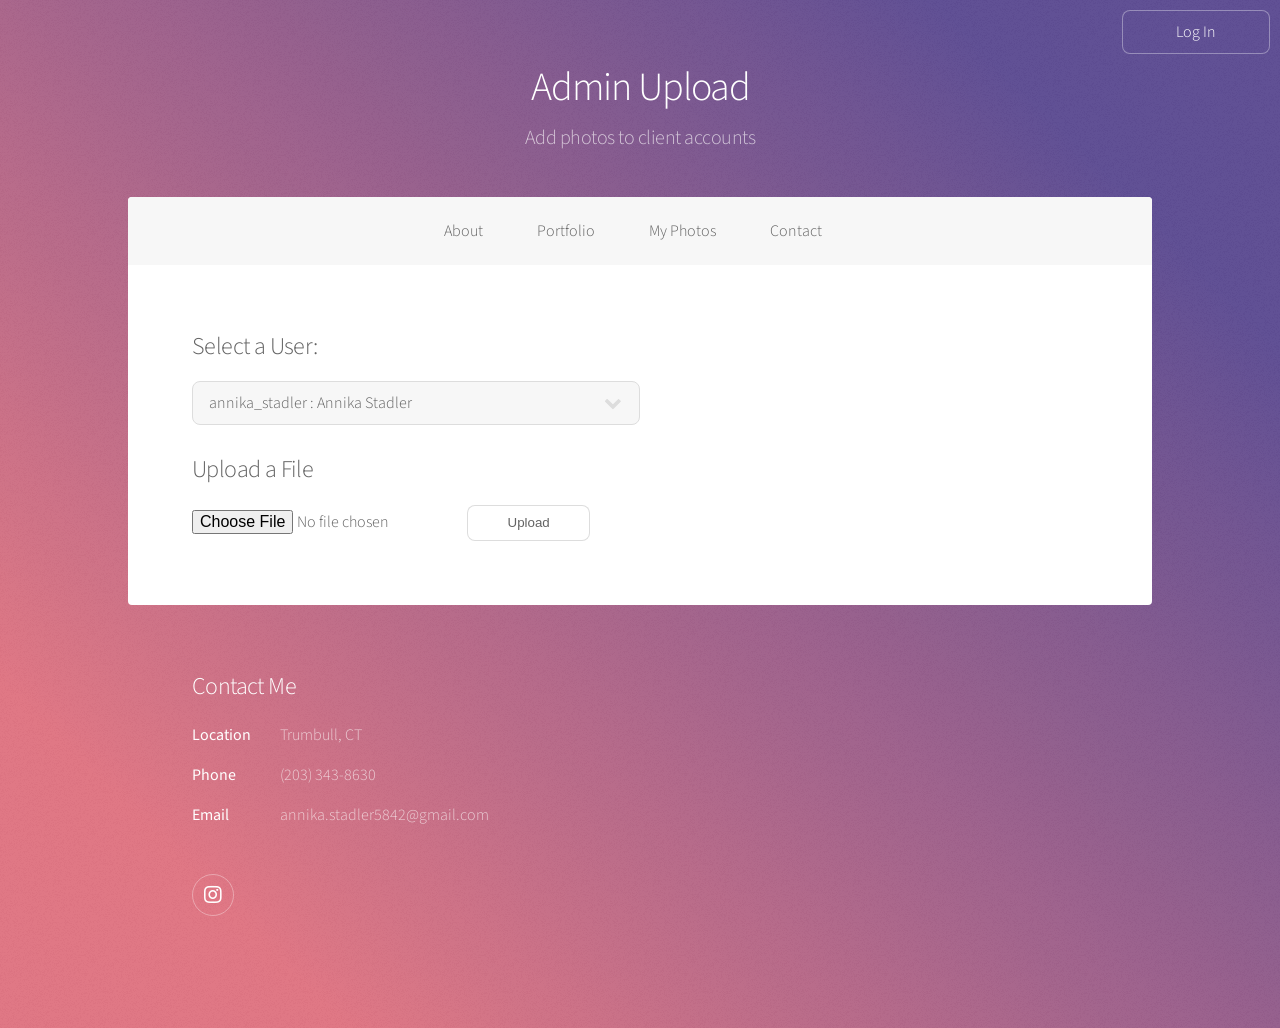
<file: upload.html>
<!DOCTYPE HTML>
<!--
	Stellar by HTML5 UP
	html5up.net | @ajlkn
	Free for personal and commercial use under the CCA 3.0 license (html5up.net/license)
-->
<html>
	<head>
		<title>Shots by Stadler</title>
		<meta charset="utf-8" />
		<meta name="viewport" content="width=device-width, initial-scale=1, user-scalable=no" />
		<link rel="stylesheet" href="assets/css/main.css" />
		<noscript><link rel="stylesheet" href="assets/css/noscript.css" /></noscript>
	</head>
	<body class="is-preload">

		<!-- Wrapper -->
			<div id="wrapper">

				<!-- Header -->
					<header id="header">
						<h1>Admin Upload</h1>
						<p>Add photos to client accounts</p>
						<div id="login-container" class="login-button" style="position: absolute; top: 10px; right: 10px;">
							<a href="login.html" id="CurrentUser" class="button" onclick="">Log In</a>
						</div>
	
						<div id="login-container" class="login-button" style="position: absolute; top: 60px; right: 10px;">
							<a id="SignOut" class="button" onclick="localStorage.removeItem('CurrentUser'); window.location.href='index.html';">Sign Out</a>
						</div>
	
						<script>
                            window.onload = function() {
                                var currUser = localStorage.getItem('CurrentUser');
    
                                if (currUser) { // User is signed in
                                    document.getElementById('CurrentUser').textContent = currUser;
                                    
                                    var signOutButton = document.getElementById('SignOut');
                                    signOutButton.style.display = 'block';
                                    localStorage.setItem('LoginLink', "myphotos.html");
    
                                    var userRole = localStorage.getItem('CurrentUserRole');
                                    if (userRole == "admin") {
                                        var uploadTab = document.getElementById('AdminUploadTab');
                                        uploadTab.style.display = 'block';
                                    } else {
                                        var uploadTab = document.getElementById('AdminUploadTab');
                                        uploadTab.style.display = 'none';
                                    }
    
                                } else { // No user signed in
                                    document.getElementById('CurrentUser').textContent = "Log In";
                                    
                                    var signOutButton = document.getElementById('SignOut');
                                    signOutButton.style.display = 'none';
    
                                    localStorage.setItem('LoginLink', "login.html");
    
                                    var uploadTab = document.getElementById('AdminUploadTab');
                                        uploadTab.style.display = 'none';
                                    
                                }
    
                                var loginButtonLink = localStorage.getItem('LoginLink');
                                document.getElementById('CurrentUser').href = loginButtonLink;
                            }
                        </script>
                    </header>
    
                    <!-- Nav -->
                        <nav id="nav">
                            <ul class="links">
                                <li><a href="index.html">About</a></li>
                                <li><a href="portfolio.html">Portfolio</a></li>
                                <li><a href="myphotos.html">My Photos</a></li>
                                <li><a href="contact.html">Contact</a></li>
                                <li><a href="upload.html" id="AdminUploadTab" class="active">Admin Upload</a></li>
                            </ul>
                        </nav>

				<!-- Main -->
					<div id="main">

						<!-- Content -->
							<section id="content" class="main">
								<!-- Form -->
									<form action="/uploadPhotos" method="post">
										<h2>Select a User:</h2>
    									<select id="userSelect" style="width: 50%;"></select>
										<br>
										<input type="hidden" id="selectedUser" name="selectedUser">

										<script>
											// Put all first and last names in list
											let names = []
											const userSelect = document.getElementById('userSelect');
        									const selectedUserInput = document.getElementById('selectedUser');

											fetch('userdata.json')
									  		.then(response => response.json())
									  		.then(data => {
												for (const username in data) {
													names.push(username + " : " + data[username]["first name"] + " " + data[username]["last name"]);
												}

												// Populate dropdown with options
												for (let i = 0; i < names.length; i++) {
													const option = document.createElement('option');
													option.value = names[i].toLowerCase(); // Set value to lowercase version of fruit name
													option.textContent = names[i]; // Set display text to fruit name
													userSelect.appendChild(option);
												}
									  		})
									  		.catch(error => console.error('Error:', error));
										
											userSelect.addEventListener('change', function() {
												selectedUserInput.value = userSelect.value.substring(0, userSelect.value.indexOf(" "));
            									console.log('Selected user:', selectedUserInput.value);
											});
										</script>
									
									
										<h2>Upload a File</h2>

										<input type="file" name="zipfile" id="zipfile" accept=".zip">
										<button type="submit">Upload</button>
									</form>
									
							</section>

					</div>

				<!-- Footer -->
					<footer id="footer">
						<section>
							<h2>Contact Me</h2>
							<dl class="alt">
								<dt>Location</dt>
								<dd>Trumbull, CT</dd>
								<dt>Phone</dt>
								<dd>(203) 343-8630</dd>
								<dt>Email</dt>
								<dd>annika.stadler5842@gmail.com</dd>
							</dl>
							<ul class="icons">
								<li><a href="#" class="icon brands fa-instagram alt"><span class="label">Instagram</span></a></li>
							</ul>
						</section>
					</footer>
			</div>

		<!-- Scripts -->
			<script src="assets/js/jquery.min.js"></script>
			<script src="assets/js/jquery.scrollex.min.js"></script>
			<script src="assets/js/jquery.scrolly.min.js"></script>
			<script src="assets/js/browser.min.js"></script>
			<script src="assets/js/breakpoints.min.js"></script>
			<script src="assets/js/util.js"></script>
			<script src="assets/js/main.js"></script>

	</body>
</html>
</file>
<file: assets/css/noscript.css>
/*
	Stellar by HTML5 UP
	html5up.net | @ajlkn
	Free for personal and commercial use under the CCA 3.0 license (html5up.net/license)
*/

/* Header */

	body.is-preload #header.alt > * {
		opacity: 1;
	}

	body.is-preload #header.alt .logo {
		-moz-transform: none;
		-webkit-transform: none;
		-ms-transform: none;
		transform: none;
	}
</file>
<file: assets/css/main.css>
@import url(fontawesome-all.min.css);
@import 'https://fonts.googleapis.com/css?family=Source+Sans+Pro:300,400';

/*
	Stellar by HTML5 UP
	html5up.net | @ajlkn
	Free for personal and commercial use under the CCA 3.0 license (html5up.net/license)
*/

html, body, div, span, applet, object,
iframe, h1, h2, h3, h4, h5, h6, p, blockquote,
pre, a, abbr, acronym, address, big, cite,
code, del, dfn, em, img, ins, kbd, q, s, samp,
small, strike, strong, sub, sup, tt, var, b,
u, i, center, dl, dt, dd, ol, ul, li, fieldset,
form, label, legend, table, caption, tbody,
tfoot, thead, tr, th, td, article, aside,
canvas, details, embed, figure, figcaption,
footer, header, hgroup, menu, nav, output, ruby,
section, summary, time, mark, audio, video {
	margin: 0;
	padding: 0;
	border: 0;
	font-size: 100%;
	font: inherit;
	vertical-align: baseline;}

article, aside, details, figcaption, figure,
footer, header, hgroup, menu, nav, section {
	display: block;}

body {
	line-height: 1;
}

ol, ul {
	list-style: none;
}

blockquote, q {
	quotes: none;
}

	blockquote:before, blockquote:after, q:before, q:after {
		content: '';
		content: none;
	}

table {
	border-collapse: collapse;
	border-spacing: 0;
}

body {
	-webkit-text-size-adjust: none;
}

mark {
	background-color: transparent;
	color: inherit;
}

input::-moz-focus-inner {
	border: 0;
	padding: 0;
}

input, select, textarea {
	-moz-appearance: none;
	-webkit-appearance: none;
	-ms-appearance: none;
	appearance: none;
}

/* Basic */

	@-ms-viewport {
		width: device-width;
	}

	body {
		-ms-overflow-style: scrollbar;
	}

	@media screen and (max-width: 480px) {

		html, body {
			min-width: 320px;
		}

	}

	html {
		box-sizing: border-box;
	}

	*, *:before, *:after {
		box-sizing: inherit;
	}

	body {
		background-color: #935d8c;
		background-image: url("images/overlay.png"), -moz-linear-gradient(45deg, #e37682 15%, #5f4d93 85%);
		background-image: url("images/overlay.png"), -webkit-linear-gradient(45deg, #e37682 15%, #5f4d93 85%);
		background-image: url("images/overlay.png"), -ms-linear-gradient(45deg, #e37682 15%, #5f4d93 85%);
		background-image: url("images/overlay.png"), linear-gradient(45deg, #e37682 15%, #5f4d93 85%);
	}

		body.is-preload *, body.is-preload *:before, body.is-preload *:after {
			-moz-animation: none !important;
			-webkit-animation: none !important;
			-ms-animation: none !important;
			animation: none !important;
			-moz-transition: none !important;
			-webkit-transition: none !important;
			-ms-transition: none !important;
			transition: none !important;
		}

/* Type */

	body {
		background-color: #935d8c;
		color: rgba(255, 255, 255, 0.65);
	}

	body, input, select, textarea {
		font-family: "Source Sans Pro", Helvetica, sans-serif;
		font-size: 17pt;
		font-weight: 300;
		line-height: 1.65;
	}

		@media screen and (max-width: 1680px) {

			body, input, select, textarea {
				font-size: 14pt;
			}

		}

		@media screen and (max-width: 1280px) {

			body, input, select, textarea {
				font-size: 12pt;
			}

		}

		@media screen and (max-width: 360px) {

			body, input, select, textarea {
				font-size: 11pt;
			}

		}

	a {
		-moz-transition: color 0.2s ease, border-bottom 0.2s ease;
		-webkit-transition: color 0.2s ease, border-bottom 0.2s ease;
		-ms-transition: color 0.2s ease, border-bottom 0.2s ease;
		transition: color 0.2s ease, border-bottom 0.2s ease;
		text-decoration: none;
		border-bottom: dotted 1px;
		color: inherit;
	}

		a:hover {
			border-bottom-color: transparent;
		}

	strong, b {
		font-weight: 400;
	}

	em, i {
		font-style: italic;
	}

	p {
		margin: 0 0 2em 0;
	}

		p.content {
			-moz-columns: 20em 2;
			-webkit-columns: 20em 2;
			-ms-columns: 20em 2;
			columns: 20em 2;
			-moz-column-gap: 2em;
			-webkit-column-gap: 2em;
			-ms-column-gap: 2em;
			column-gap: 2em;
			text-align: justify;
		}

	h1, h2, h3, h4, h5, h6 {
		font-weight: 300;
		line-height: 1.5;
		margin: 0 0 0.7em 0;
		letter-spacing: -0.025em;
	}

		h1 a, h2 a, h3 a, h4 a, h5 a, h6 a {
			color: inherit;
			text-decoration: none;
		}

	h1 {
		font-size: 2.5em;
		line-height: 1.2;
	}

	h2 {
		font-size: 1.5em;
	}

	h3 {
		font-size: 1.25em;
	}

	h4 {
		font-size: 1.1em;
	}

	h5 {
		font-size: 0.9em;
	}

	h6 {
		font-size: 0.7em;
	}

	@media screen and (max-width: 736px) {

		h1 {
			font-size: 2em;
		}

	}

	sub {
		font-size: 0.8em;
		position: relative;
		top: 0.5em;
	}

	sup {
		font-size: 0.8em;
		position: relative;
		top: -0.5em;
	}

	blockquote {
		border-left: solid 4px;
		font-style: italic;
		margin: 0 0 2em 0;
		padding: 0.5em 0 0.5em 2em;
	}

	code {
		border-radius: 8px;
		border: solid 1px;
		font-family: "Courier New", monospace;
		font-size: 0.9em;
		margin: 0 0.25em;
		padding: 0.25em 0.65em;
	}

	pre {
		-webkit-overflow-scrolling: touch;
		font-family: "Courier New", monospace;
		font-size: 0.9em;
		margin: 0 0 2em 0;
	}

		pre code {
			display: block;
			line-height: 1.75;
			padding: 1em 1.5em;
			overflow-x: auto;
		}

	hr {
		border: 0;
		border-bottom: solid 1px;
		margin: 2em 0;
	}

		hr.major {
			margin: 3em 0;
		}

	.align-left {
		text-align: left;
	}

	.align-center {
		text-align: center;
	}

	.align-right {
		text-align: right;
	}

	input, select, textarea {
		color: #ffffff;
	}

	a:hover {
		color: #ffffff;
	}

	strong, b {
		color: #ffffff;
	}

	h1, h2, h3, h4, h5, h6 {
		color: #ffffff;
	}

	blockquote {
		border-left-color: rgba(255, 255, 255, 0.35);
	}

	code {
		background: rgba(255, 255, 255, 0.075);
		border-color: rgba(255, 255, 255, 0.35);
	}

	hr {
		border-bottom-color: rgba(255, 255, 255, 0.35);
	}

/* Row */

	.row {
		display: flex;
		flex-wrap: wrap;
		box-sizing: border-box;
		align-items: stretch;
	}

		.row > * {
			box-sizing: border-box;
		}

		.row.gtr-uniform > * > :last-child {
			margin-bottom: 0;
		}

		.row.aln-left {
			justify-content: flex-start;
		}

		.row.aln-center {
			justify-content: center;
		}

		.row.aln-right {
			justify-content: flex-end;
		}

		.row.aln-top {
			align-items: flex-start;
		}

		.row.aln-middle {
			align-items: center;
		}

		.row.aln-bottom {
			align-items: flex-end;
		}

		.row > .imp {
			order: -1;
		}

		.row > .col-1 {
			width: 8.33333%;
		}

		.row > .off-1 {
			margin-left: 8.33333%;
		}

		.row > .col-2 {
			width: 16.66667%;
		}

		.row > .off-2 {
			margin-left: 16.66667%;
		}

		.row > .col-3 {
			width: 25%;
		}

		.row > .off-3 {
			margin-left: 25%;
		}

		.row > .col-4 {
			width: 33.33333%;
		}

		.row > .off-4 {
			margin-left: 33.33333%;
		}

		.row > .col-5 {
			width: 41.66667%;
		}

		.row > .off-5 {
			margin-left: 41.66667%;
		}

		.row > .col-6 {
			width: 50%;
		}

		.row > .off-6 {
			margin-left: 50%;
		}

		.row > .col-7 {
			width: 58.33333%;
		}

		.row > .off-7 {
			margin-left: 58.33333%;
		}

		.row > .col-8 {
			width: 66.66667%;
		}

		.row > .off-8 {
			margin-left: 66.66667%;
		}

		.row > .col-9 {
			width: 75%;
		}

		.row > .off-9 {
			margin-left: 75%;
		}

		.row > .col-10 {
			width: 83.33333%;
		}

		.row > .off-10 {
			margin-left: 83.33333%;
		}

		.row > .col-11 {
			width: 91.66667%;
		}

		.row > .off-11 {
			margin-left: 91.66667%;
		}

		.row > .col-12 {
			width: 100%;
		}

		.row > .off-12 {
			margin-left: 100%;
		}

		.row.gtr-0 {
			margin-top: 0;
			margin-left: 0em;
		}

			.row.gtr-0 > * {
				padding: 0 0 0 0em;
			}

			.row.gtr-0.gtr-uniform {
				margin-top: 0em;
			}

				.row.gtr-0.gtr-uniform > * {
					padding-top: 0em;
				}

		.row.gtr-25 {
			margin-top: 0;
			margin-left: -0.375em;
		}

			.row.gtr-25 > * {
				padding: 0 0 0 0.375em;
			}

			.row.gtr-25.gtr-uniform {
				margin-top: -0.375em;
			}

				.row.gtr-25.gtr-uniform > * {
					padding-top: 0.375em;
				}

		.row.gtr-50 {
			margin-top: 0;
			margin-left: -0.75em;
		}

			.row.gtr-50 > * {
				padding: 0 0 0 0.75em;
			}

			.row.gtr-50.gtr-uniform {
				margin-top: -0.75em;
			}

				.row.gtr-50.gtr-uniform > * {
					padding-top: 0.75em;
				}

		.row {
			margin-top: 0;
			margin-left: -1.5em;
		}

			.row > * {
				padding: 0 0 0 1.5em;
			}

			.row.gtr-uniform {
				margin-top: -1.5em;
			}

				.row.gtr-uniform > * {
					padding-top: 1.5em;
				}

		.row.gtr-150 {
			margin-top: 0;
			margin-left: -2.25em;
		}

			.row.gtr-150 > * {
				padding: 0 0 0 2.25em;
			}

			.row.gtr-150.gtr-uniform {
				margin-top: -2.25em;
			}

				.row.gtr-150.gtr-uniform > * {
					padding-top: 2.25em;
				}

		.row.gtr-200 {
			margin-top: 0;
			margin-left: -3em;
		}

			.row.gtr-200 > * {
				padding: 0 0 0 3em;
			}

			.row.gtr-200.gtr-uniform {
				margin-top: -3em;
			}

				.row.gtr-200.gtr-uniform > * {
					padding-top: 3em;
				}

		@media screen and (max-width: 1680px) {

			.row {
				display: flex;
				flex-wrap: wrap;
				box-sizing: border-box;
				align-items: stretch;
			}

				.row > * {
					box-sizing: border-box;
				}

				.row.gtr-uniform > * > :last-child {
					margin-bottom: 0;
				}

				.row.aln-left {
					justify-content: flex-start;
				}

				.row.aln-center {
					justify-content: center;
				}

				.row.aln-right {
					justify-content: flex-end;
				}

				.row.aln-top {
					align-items: flex-start;
				}

				.row.aln-middle {
					align-items: center;
				}

				.row.aln-bottom {
					align-items: flex-end;
				}

				.row > .imp-xlarge {
					order: -1;
				}

				.row > .col-1-xlarge {
					width: 8.33333%;
				}

				.row > .off-1-xlarge {
					margin-left: 8.33333%;
				}

				.row > .col-2-xlarge {
					width: 16.66667%;
				}

				.row > .off-2-xlarge {
					margin-left: 16.66667%;
				}

				.row > .col-3-xlarge {
					width: 25%;
				}

				.row > .off-3-xlarge {
					margin-left: 25%;
				}

				.row > .col-4-xlarge {
					width: 33.33333%;
				}

				.row > .off-4-xlarge {
					margin-left: 33.33333%;
				}

				.row > .col-5-xlarge {
					width: 41.66667%;
				}

				.row > .off-5-xlarge {
					margin-left: 41.66667%;
				}

				.row > .col-6-xlarge {
					width: 50%;
				}

				.row > .off-6-xlarge {
					margin-left: 50%;
				}

				.row > .col-7-xlarge {
					width: 58.33333%;
				}

				.row > .off-7-xlarge {
					margin-left: 58.33333%;
				}

				.row > .col-8-xlarge {
					width: 66.66667%;
				}

				.row > .off-8-xlarge {
					margin-left: 66.66667%;
				}

				.row > .col-9-xlarge {
					width: 75%;
				}

				.row > .off-9-xlarge {
					margin-left: 75%;
				}

				.row > .col-10-xlarge {
					width: 83.33333%;
				}

				.row > .off-10-xlarge {
					margin-left: 83.33333%;
				}

				.row > .col-11-xlarge {
					width: 91.66667%;
				}

				.row > .off-11-xlarge {
					margin-left: 91.66667%;
				}

				.row > .col-12-xlarge {
					width: 100%;
				}

				.row > .off-12-xlarge {
					margin-left: 100%;
				}

				.row.gtr-0 {
					margin-top: 0;
					margin-left: 0em;
				}

					.row.gtr-0 > * {
						padding: 0 0 0 0em;
					}

					.row.gtr-0.gtr-uniform {
						margin-top: 0em;
					}

						.row.gtr-0.gtr-uniform > * {
							padding-top: 0em;
						}

				.row.gtr-25 {
					margin-top: 0;
					margin-left: -0.375em;
				}

					.row.gtr-25 > * {
						padding: 0 0 0 0.375em;
					}

					.row.gtr-25.gtr-uniform {
						margin-top: -0.375em;
					}

						.row.gtr-25.gtr-uniform > * {
							padding-top: 0.375em;
						}

				.row.gtr-50 {
					margin-top: 0;
					margin-left: -0.75em;
				}

					.row.gtr-50 > * {
						padding: 0 0 0 0.75em;
					}

					.row.gtr-50.gtr-uniform {
						margin-top: -0.75em;
					}

						.row.gtr-50.gtr-uniform > * {
							padding-top: 0.75em;
						}

				.row {
					margin-top: 0;
					margin-left: -1.5em;
				}

					.row > * {
						padding: 0 0 0 1.5em;
					}

					.row.gtr-uniform {
						margin-top: -1.5em;
					}

						.row.gtr-uniform > * {
							padding-top: 1.5em;
						}

				.row.gtr-150 {
					margin-top: 0;
					margin-left: -2.25em;
				}

					.row.gtr-150 > * {
						padding: 0 0 0 2.25em;
					}

					.row.gtr-150.gtr-uniform {
						margin-top: -2.25em;
					}

						.row.gtr-150.gtr-uniform > * {
							padding-top: 2.25em;
						}

				.row.gtr-200 {
					margin-top: 0;
					margin-left: -3em;
				}

					.row.gtr-200 > * {
						padding: 0 0 0 3em;
					}

					.row.gtr-200.gtr-uniform {
						margin-top: -3em;
					}

						.row.gtr-200.gtr-uniform > * {
							padding-top: 3em;
						}

		}

		@media screen and (max-width: 1280px) {

			.row {
				display: flex;
				flex-wrap: wrap;
				box-sizing: border-box;
				align-items: stretch;
			}

				.row > * {
					box-sizing: border-box;
				}

				.row.gtr-uniform > * > :last-child {
					margin-bottom: 0;
				}

				.row.aln-left {
					justify-content: flex-start;
				}

				.row.aln-center {
					justify-content: center;
				}

				.row.aln-right {
					justify-content: flex-end;
				}

				.row.aln-top {
					align-items: flex-start;
				}

				.row.aln-middle {
					align-items: center;
				}

				.row.aln-bottom {
					align-items: flex-end;
				}

				.row > .imp-large {
					order: -1;
				}

				.row > .col-1-large {
					width: 8.33333%;
				}

				.row > .off-1-large {
					margin-left: 8.33333%;
				}

				.row > .col-2-large {
					width: 16.66667%;
				}

				.row > .off-2-large {
					margin-left: 16.66667%;
				}

				.row > .col-3-large {
					width: 25%;
				}

				.row > .off-3-large {
					margin-left: 25%;
				}

				.row > .col-4-large {
					width: 33.33333%;
				}

				.row > .off-4-large {
					margin-left: 33.33333%;
				}

				.row > .col-5-large {
					width: 41.66667%;
				}

				.row > .off-5-large {
					margin-left: 41.66667%;
				}

				.row > .col-6-large {
					width: 50%;
				}

				.row > .off-6-large {
					margin-left: 50%;
				}

				.row > .col-7-large {
					width: 58.33333%;
				}

				.row > .off-7-large {
					margin-left: 58.33333%;
				}

				.row > .col-8-large {
					width: 66.66667%;
				}

				.row > .off-8-large {
					margin-left: 66.66667%;
				}

				.row > .col-9-large {
					width: 75%;
				}

				.row > .off-9-large {
					margin-left: 75%;
				}

				.row > .col-10-large {
					width: 83.33333%;
				}

				.row > .off-10-large {
					margin-left: 83.33333%;
				}

				.row > .col-11-large {
					width: 91.66667%;
				}

				.row > .off-11-large {
					margin-left: 91.66667%;
				}

				.row > .col-12-large {
					width: 100%;
				}

				.row > .off-12-large {
					margin-left: 100%;
				}

				.row.gtr-0 {
					margin-top: 0;
					margin-left: 0em;
				}

					.row.gtr-0 > * {
						padding: 0 0 0 0em;
					}

					.row.gtr-0.gtr-uniform {
						margin-top: 0em;
					}

						.row.gtr-0.gtr-uniform > * {
							padding-top: 0em;
						}

				.row.gtr-25 {
					margin-top: 0;
					margin-left: -0.375em;
				}

					.row.gtr-25 > * {
						padding: 0 0 0 0.375em;
					}

					.row.gtr-25.gtr-uniform {
						margin-top: -0.375em;
					}

						.row.gtr-25.gtr-uniform > * {
							padding-top: 0.375em;
						}

				.row.gtr-50 {
					margin-top: 0;
					margin-left: -0.75em;
				}

					.row.gtr-50 > * {
						padding: 0 0 0 0.75em;
					}

					.row.gtr-50.gtr-uniform {
						margin-top: -0.75em;
					}

						.row.gtr-50.gtr-uniform > * {
							padding-top: 0.75em;
						}

				.row {
					margin-top: 0;
					margin-left: -1.5em;
				}

					.row > * {
						padding: 0 0 0 1.5em;
					}

					.row.gtr-uniform {
						margin-top: -1.5em;
					}

						.row.gtr-uniform > * {
							padding-top: 1.5em;
						}

				.row.gtr-150 {
					margin-top: 0;
					margin-left: -2.25em;
				}

					.row.gtr-150 > * {
						padding: 0 0 0 2.25em;
					}

					.row.gtr-150.gtr-uniform {
						margin-top: -2.25em;
					}

						.row.gtr-150.gtr-uniform > * {
							padding-top: 2.25em;
						}

				.row.gtr-200 {
					margin-top: 0;
					margin-left: -3em;
				}

					.row.gtr-200 > * {
						padding: 0 0 0 3em;
					}

					.row.gtr-200.gtr-uniform {
						margin-top: -3em;
					}

						.row.gtr-200.gtr-uniform > * {
							padding-top: 3em;
						}

		}

		@media screen and (max-width: 980px) {

			.row {
				display: flex;
				flex-wrap: wrap;
				box-sizing: border-box;
				align-items: stretch;
			}

				.row > * {
					box-sizing: border-box;
				}

				.row.gtr-uniform > * > :last-child {
					margin-bottom: 0;
				}

				.row.aln-left {
					justify-content: flex-start;
				}

				.row.aln-center {
					justify-content: center;
				}

				.row.aln-right {
					justify-content: flex-end;
				}

				.row.aln-top {
					align-items: flex-start;
				}

				.row.aln-middle {
					align-items: center;
				}

				.row.aln-bottom {
					align-items: flex-end;
				}

				.row > .imp-medium {
					order: -1;
				}

				.row > .col-1-medium {
					width: 8.33333%;
				}

				.row > .off-1-medium {
					margin-left: 8.33333%;
				}

				.row > .col-2-medium {
					width: 16.66667%;
				}

				.row > .off-2-medium {
					margin-left: 16.66667%;
				}

				.row > .col-3-medium {
					width: 25%;
				}

				.row > .off-3-medium {
					margin-left: 25%;
				}

				.row > .col-4-medium {
					width: 33.33333%;
				}

				.row > .off-4-medium {
					margin-left: 33.33333%;
				}

				.row > .col-5-medium {
					width: 41.66667%;
				}

				.row > .off-5-medium {
					margin-left: 41.66667%;
				}

				.row > .col-6-medium {
					width: 50%;
				}

				.row > .off-6-medium {
					margin-left: 50%;
				}

				.row > .col-7-medium {
					width: 58.33333%;
				}

				.row > .off-7-medium {
					margin-left: 58.33333%;
				}

				.row > .col-8-medium {
					width: 66.66667%;
				}

				.row > .off-8-medium {
					margin-left: 66.66667%;
				}

				.row > .col-9-medium {
					width: 75%;
				}

				.row > .off-9-medium {
					margin-left: 75%;
				}

				.row > .col-10-medium {
					width: 83.33333%;
				}

				.row > .off-10-medium {
					margin-left: 83.33333%;
				}

				.row > .col-11-medium {
					width: 91.66667%;
				}

				.row > .off-11-medium {
					margin-left: 91.66667%;
				}

				.row > .col-12-medium {
					width: 100%;
				}

				.row > .off-12-medium {
					margin-left: 100%;
				}

				.row.gtr-0 {
					margin-top: 0;
					margin-left: 0em;
				}

					.row.gtr-0 > * {
						padding: 0 0 0 0em;
					}

					.row.gtr-0.gtr-uniform {
						margin-top: 0em;
					}

						.row.gtr-0.gtr-uniform > * {
							padding-top: 0em;
						}

				.row.gtr-25 {
					margin-top: 0;
					margin-left: -0.375em;
				}

					.row.gtr-25 > * {
						padding: 0 0 0 0.375em;
					}

					.row.gtr-25.gtr-uniform {
						margin-top: -0.375em;
					}

						.row.gtr-25.gtr-uniform > * {
							padding-top: 0.375em;
						}

				.row.gtr-50 {
					margin-top: 0;
					margin-left: -0.75em;
				}

					.row.gtr-50 > * {
						padding: 0 0 0 0.75em;
					}

					.row.gtr-50.gtr-uniform {
						margin-top: -0.75em;
					}

						.row.gtr-50.gtr-uniform > * {
							padding-top: 0.75em;
						}

				.row {
					margin-top: 0;
					margin-left: -1.5em;
				}

					.row > * {
						padding: 0 0 0 1.5em;
					}

					.row.gtr-uniform {
						margin-top: -1.5em;
					}

						.row.gtr-uniform > * {
							padding-top: 1.5em;
						}

				.row.gtr-150 {
					margin-top: 0;
					margin-left: -2.25em;
				}

					.row.gtr-150 > * {
						padding: 0 0 0 2.25em;
					}

					.row.gtr-150.gtr-uniform {
						margin-top: -2.25em;
					}

						.row.gtr-150.gtr-uniform > * {
							padding-top: 2.25em;
						}

				.row.gtr-200 {
					margin-top: 0;
					margin-left: -3em;
				}

					.row.gtr-200 > * {
						padding: 0 0 0 3em;
					}

					.row.gtr-200.gtr-uniform {
						margin-top: -3em;
					}

						.row.gtr-200.gtr-uniform > * {
							padding-top: 3em;
						}

		}

		@media screen and (max-width: 736px) {

			.row {
				display: flex;
				flex-wrap: wrap;
				box-sizing: border-box;
				align-items: stretch;
			}

				.row > * {
					box-sizing: border-box;
				}

				.row.gtr-uniform > * > :last-child {
					margin-bottom: 0;
				}

				.row.aln-left {
					justify-content: flex-start;
				}

				.row.aln-center {
					justify-content: center;
				}

				.row.aln-right {
					justify-content: flex-end;
				}

				.row.aln-top {
					align-items: flex-start;
				}

				.row.aln-middle {
					align-items: center;
				}

				.row.aln-bottom {
					align-items: flex-end;
				}

				.row > .imp-small {
					order: -1;
				}

				.row > .col-1-small {
					width: 8.33333%;
				}

				.row > .off-1-small {
					margin-left: 8.33333%;
				}

				.row > .col-2-small {
					width: 16.66667%;
				}

				.row > .off-2-small {
					margin-left: 16.66667%;
				}

				.row > .col-3-small {
					width: 25%;
				}

				.row > .off-3-small {
					margin-left: 25%;
				}

				.row > .col-4-small {
					width: 33.33333%;
				}

				.row > .off-4-small {
					margin-left: 33.33333%;
				}

				.row > .col-5-small {
					width: 41.66667%;
				}

				.row > .off-5-small {
					margin-left: 41.66667%;
				}

				.row > .col-6-small {
					width: 50%;
				}

				.row > .off-6-small {
					margin-left: 50%;
				}

				.row > .col-7-small {
					width: 58.33333%;
				}

				.row > .off-7-small {
					margin-left: 58.33333%;
				}

				.row > .col-8-small {
					width: 66.66667%;
				}

				.row > .off-8-small {
					margin-left: 66.66667%;
				}

				.row > .col-9-small {
					width: 75%;
				}

				.row > .off-9-small {
					margin-left: 75%;
				}

				.row > .col-10-small {
					width: 83.33333%;
				}

				.row > .off-10-small {
					margin-left: 83.33333%;
				}

				.row > .col-11-small {
					width: 91.66667%;
				}

				.row > .off-11-small {
					margin-left: 91.66667%;
				}

				.row > .col-12-small {
					width: 100%;
				}

				.row > .off-12-small {
					margin-left: 100%;
				}

				.row.gtr-0 {
					margin-top: 0;
					margin-left: 0em;
				}

					.row.gtr-0 > * {
						padding: 0 0 0 0em;
					}

					.row.gtr-0.gtr-uniform {
						margin-top: 0em;
					}

						.row.gtr-0.gtr-uniform > * {
							padding-top: 0em;
						}

				.row.gtr-25 {
					margin-top: 0;
					margin-left: -0.25em;
				}

					.row.gtr-25 > * {
						padding: 0 0 0 0.25em;
					}

					.row.gtr-25.gtr-uniform {
						margin-top: -0.25em;
					}

						.row.gtr-25.gtr-uniform > * {
							padding-top: 0.25em;
						}

				.row.gtr-50 {
					margin-top: 0;
					margin-left: -0.5em;
				}

					.row.gtr-50 > * {
						padding: 0 0 0 0.5em;
					}

					.row.gtr-50.gtr-uniform {
						margin-top: -0.5em;
					}

						.row.gtr-50.gtr-uniform > * {
							padding-top: 0.5em;
						}

				.row {
					margin-top: 0;
					margin-left: -1em;
				}

					.row > * {
						padding: 0 0 0 1em;
					}

					.row.gtr-uniform {
						margin-top: -1em;
					}

						.row.gtr-uniform > * {
							padding-top: 1em;
						}

				.row.gtr-150 {
					margin-top: 0;
					margin-left: -1.5em;
				}

					.row.gtr-150 > * {
						padding: 0 0 0 1.5em;
					}

					.row.gtr-150.gtr-uniform {
						margin-top: -1.5em;
					}

						.row.gtr-150.gtr-uniform > * {
							padding-top: 1.5em;
						}

				.row.gtr-200 {
					margin-top: 0;
					margin-left: -2em;
				}

					.row.gtr-200 > * {
						padding: 0 0 0 2em;
					}

					.row.gtr-200.gtr-uniform {
						margin-top: -2em;
					}

						.row.gtr-200.gtr-uniform > * {
							padding-top: 2em;
						}

		}

		@media screen and (max-width: 480px) {

			.row {
				display: flex;
				flex-wrap: wrap;
				box-sizing: border-box;
				align-items: stretch;
			}

				.row > * {
					box-sizing: border-box;
				}

				.row.gtr-uniform > * > :last-child {
					margin-bottom: 0;
				}

				.row.aln-left {
					justify-content: flex-start;
				}

				.row.aln-center {
					justify-content: center;
				}

				.row.aln-right {
					justify-content: flex-end;
				}

				.row.aln-top {
					align-items: flex-start;
				}

				.row.aln-middle {
					align-items: center;
				}

				.row.aln-bottom {
					align-items: flex-end;
				}

				.row > .imp-xsmall {
					order: -1;
				}

				.row > .col-1-xsmall {
					width: 8.33333%;
				}

				.row > .off-1-xsmall {
					margin-left: 8.33333%;
				}

				.row > .col-2-xsmall {
					width: 16.66667%;
				}

				.row > .off-2-xsmall {
					margin-left: 16.66667%;
				}

				.row > .col-3-xsmall {
					width: 25%;
				}

				.row > .off-3-xsmall {
					margin-left: 25%;
				}

				.row > .col-4-xsmall {
					width: 33.33333%;
				}

				.row > .off-4-xsmall {
					margin-left: 33.33333%;
				}

				.row > .col-5-xsmall {
					width: 41.66667%;
				}

				.row > .off-5-xsmall {
					margin-left: 41.66667%;
				}

				.row > .col-6-xsmall {
					width: 50%;
				}

				.row > .off-6-xsmall {
					margin-left: 50%;
				}

				.row > .col-7-xsmall {
					width: 58.33333%;
				}

				.row > .off-7-xsmall {
					margin-left: 58.33333%;
				}

				.row > .col-8-xsmall {
					width: 66.66667%;
				}

				.row > .off-8-xsmall {
					margin-left: 66.66667%;
				}

				.row > .col-9-xsmall {
					width: 75%;
				}

				.row > .off-9-xsmall {
					margin-left: 75%;
				}

				.row > .col-10-xsmall {
					width: 83.33333%;
				}

				.row > .off-10-xsmall {
					margin-left: 83.33333%;
				}

				.row > .col-11-xsmall {
					width: 91.66667%;
				}

				.row > .off-11-xsmall {
					margin-left: 91.66667%;
				}

				.row > .col-12-xsmall {
					width: 100%;
				}

				.row > .off-12-xsmall {
					margin-left: 100%;
				}

				.row.gtr-0 {
					margin-top: 0;
					margin-left: 0em;
				}

					.row.gtr-0 > * {
						padding: 0 0 0 0em;
					}

					.row.gtr-0.gtr-uniform {
						margin-top: 0em;
					}

						.row.gtr-0.gtr-uniform > * {
							padding-top: 0em;
						}

				.row.gtr-25 {
					margin-top: 0;
					margin-left: -0.3125em;
				}

					.row.gtr-25 > * {
						padding: 0 0 0 0.3125em;
					}

					.row.gtr-25.gtr-uniform {
						margin-top: -0.3125em;
					}

						.row.gtr-25.gtr-uniform > * {
							padding-top: 0.3125em;
						}

				.row.gtr-50 {
					margin-top: 0;
					margin-left: -0.625em;
				}

					.row.gtr-50 > * {
						padding: 0 0 0 0.625em;
					}

					.row.gtr-50.gtr-uniform {
						margin-top: -0.625em;
					}

						.row.gtr-50.gtr-uniform > * {
							padding-top: 0.625em;
						}

				.row {
					margin-top: 0;
					margin-left: -1.25em;
				}

					.row > * {
						padding: 0 0 0 1.25em;
					}

					.row.gtr-uniform {
						margin-top: -1.25em;
					}

						.row.gtr-uniform > * {
							padding-top: 1.25em;
						}

				.row.gtr-150 {
					margin-top: 0;
					margin-left: -1.875em;
				}

					.row.gtr-150 > * {
						padding: 0 0 0 1.875em;
					}

					.row.gtr-150.gtr-uniform {
						margin-top: -1.875em;
					}

						.row.gtr-150.gtr-uniform > * {
							padding-top: 1.875em;
						}

				.row.gtr-200 {
					margin-top: 0;
					margin-left: -2.5em;
				}

					.row.gtr-200 > * {
						padding: 0 0 0 2.5em;
					}

					.row.gtr-200.gtr-uniform {
						margin-top: -2.5em;
					}

						.row.gtr-200.gtr-uniform > * {
							padding-top: 2.5em;
						}

		}

/* Box */

	.box {
		border-radius: 8px;
		border: solid;
		margin-bottom: 2em;
		padding: 1.5em;
	}

		.box > :last-child,
		.box > :last-child > :last-child,
		.box > :last-child > :last-child > :last-child {
			margin-bottom: 0;
		}

		.box.alt {
			border: 0;
			border-radius: 0;
			padding: 0;
		}

	.box {
		border-color: rgba(255, 255, 255, 0.35);
	}

/* Button */

	input[type="submit"],
	input[type="reset"],
	input[type="button"],
	button,
	.button {
		-moz-appearance: none;
		-webkit-appearance: none;
		-ms-appearance: none;
		appearance: none;
		-moz-transition: background-color 0.2s ease-in-out, color 0.2s ease-in-out;
		-webkit-transition: background-color 0.2s ease-in-out, color 0.2s ease-in-out;
		-ms-transition: background-color 0.2s ease-in-out, color 0.2s ease-in-out;
		transition: background-color 0.2s ease-in-out, color 0.2s ease-in-out;
		border-radius: 8px;
		border: 0;
		cursor: pointer;
		display: inline-block;
		font-weight: 300;
		height: 2.75em;
		line-height: 2.75em;
		min-width: 9.25em;
		padding: 0 1.5em;
		text-align: center;
		text-decoration: none;
		white-space: nowrap;
	}

		input[type="submit"].icon,
		input[type="reset"].icon,
		input[type="button"].icon,
		button.icon,
		.button.icon {
			padding-left: 1.35em;
		}

			input[type="submit"].icon:before,
			input[type="reset"].icon:before,
			input[type="button"].icon:before,
			button.icon:before,
			.button.icon:before {
				margin-right: 0.5em;
			}

		input[type="submit"].fit,
		input[type="reset"].fit,
		input[type="button"].fit,
		button.fit,
		.button.fit {
			width: 100%;
		}

		input[type="submit"].small,
		input[type="reset"].small,
		input[type="button"].small,
		button.small,
		.button.small {
			font-size: 0.8em;
		}

		input[type="submit"].large,
		input[type="reset"].large,
		input[type="button"].large,
		button.large,
		.button.large {
			font-size: 1.35em;
		}

		input[type="submit"].disabled, input[type="submit"]:disabled,
		input[type="reset"].disabled,
		input[type="reset"]:disabled,
		input[type="button"].disabled,
		input[type="button"]:disabled,
		button.disabled,
		button:disabled,
		.button.disabled,
		.button:disabled {
			pointer-events: none;
			opacity: 0.25;
		}

		@media screen and (max-width: 736px) {

			input[type="submit"],
			input[type="reset"],
			input[type="button"],
			button,
			.button {
				min-width: 0;
			}

		}

	input[type="submit"],
	input[type="reset"],
	input[type="button"],
	button,
	.button {
		background-color: transparent;
		box-shadow: inset 0 0 0 1px rgba(255, 255, 255, 0.35);
		color: #ffffff !important;
	}

		input[type="submit"]:hover,
		input[type="reset"]:hover,
		input[type="button"]:hover,
		button:hover,
		.button:hover {
			background-color: rgba(255, 255, 255, 0.075);
		}

		input[type="submit"]:active,
		input[type="reset"]:active,
		input[type="button"]:active,
		button:active,
		.button:active {
			background-color: rgba(255, 255, 255, 0.2);
		}

		input[type="submit"].icon:before,
		input[type="reset"].icon:before,
		input[type="button"].icon:before,
		button.icon:before,
		.button.icon:before {
			color: rgba(255, 255, 255, 0.5);
		}

		input[type="submit"].primary,
		input[type="reset"].primary,
		input[type="button"].primary,
		button.primary,
		.button.primary {
			background-color: #8cc9f0;
			color: #ffffff !important;
			box-shadow: none;
		}

			input[type="submit"].primary:hover,
			input[type="reset"].primary:hover,
			input[type="button"].primary:hover,
			button.primary:hover,
			.button.primary:hover {
				background-color: #9acff2;
			}

			input[type="submit"].primary:active,
			input[type="reset"].primary:active,
			input[type="button"].primary:active,
			button.primary:active,
			.button.primary:active {
				background-color: #7ec3ee;
			}

			input[type="submit"].primary.icon:before,
			input[type="reset"].primary.icon:before,
			input[type="button"].primary.icon:before,
			button.primary.icon:before,
			.button.primary.icon:before {
				color: #ffffff !important;
			}

/* Form */

	form {
		margin: 0 0 2em 0;
	}

	label {
		display: block;
		font-size: 0.9em;
		font-weight: 400;
		margin: 0 0 1em 0;
	}

	input[type="text"],
	input[type="password"],
	input[type="email"],
	select,
	textarea {
		-moz-appearance: none;
		-webkit-appearance: none;
		-ms-appearance: none;
		appearance: none;
		border-radius: 8px;
		border: solid 1px;
		color: inherit;
		display: block;
		outline: 0;
		padding: 0 1em;
		text-decoration: none;
		width: 100%;
	}

		input[type="text"]:invalid,
		input[type="password"]:invalid,
		input[type="email"]:invalid,
		select:invalid,
		textarea:invalid {
			box-shadow: none;
		}

	select {
		background-size: 1.25rem;
		background-repeat: no-repeat;
		background-position: calc(100% - 1rem) center;
		height: 2.75em;
		padding-right: 2.75em;
		text-overflow: ellipsis;
	}

		select:focus::-ms-value {
			background-color: transparent;
		}

		select::-ms-expand {
			display: none;
		}

	input[type="text"],
	input[type="password"],
	input[type="email"],
	select {
		height: 2.75em;
	}

	textarea {
		padding: 0.75em 1em;
	}

	input[type="checkbox"],
	input[type="radio"] {
		-moz-appearance: none;
		-webkit-appearance: none;
		-ms-appearance: none;
		appearance: none;
		display: block;
		float: left;
		margin-right: -2em;
		opacity: 0;
		width: 1em;
		z-index: -1;
	}

		input[type="checkbox"] + label,
		input[type="radio"] + label {
			text-decoration: none;
			cursor: pointer;
			display: inline-block;
			font-size: 1em;
			font-weight: 300;
			padding-left: 2.4em;
			padding-right: 0.75em;
			position: relative;
		}

			input[type="checkbox"] + label:before,
			input[type="radio"] + label:before {
				-moz-osx-font-smoothing: grayscale;
				-webkit-font-smoothing: antialiased;
				display: inline-block;
				font-style: normal;
				font-variant: normal;
				text-rendering: auto;
				line-height: 1;
				text-transform: none !important;
				font-family: 'Font Awesome 5 Free';
				font-weight: 900;
			}

			input[type="checkbox"] + label:before,
			input[type="radio"] + label:before {
				border-radius: 8px;
				border: solid 1px;
				content: '';
				display: inline-block;
				font-size: 0.8em;
				height: 2.0625em;
				left: 0;
				line-height: 2.0625em;
				position: absolute;
				text-align: center;
				top: 0;
				width: 2.0625em;
			}

		input[type="checkbox"]:checked + label:before,
		input[type="radio"]:checked + label:before {
			content: '\f00c';
		}

	input[type="checkbox"] + label:before {
		border-radius: 8px;
	}

	input[type="radio"] + label:before {
		border-radius: 100%;
	}

	::-webkit-input-placeholder {
		opacity: 1.0;
	}

	:-moz-placeholder {
		opacity: 1.0;
	}

	::-moz-placeholder {
		opacity: 1.0;
	}

	:-ms-input-placeholder {
		opacity: 1.0;
	}

	label {
		color: #ffffff;
	}

	input[type="text"],
	input[type="password"],
	input[type="email"],
	select,
	textarea {
		background-color: rgba(255, 255, 255, 0.075);
		border-color: rgba(255, 255, 255, 0.35);
	}

		input[type="text"]:focus,
		input[type="password"]:focus,
		input[type="email"]:focus,
		select:focus,
		textarea:focus {
			border-color: #8cc9f0;
			box-shadow: 0 0 0 1px #8cc9f0;
		}

	select {
		background-image: url("data:image/svg+xml;charset=utf8,%3Csvg xmlns='http://www.w3.org/2000/svg' width='40' height='40' preserveAspectRatio='none' viewBox='0 0 40 40'%3E%3Cpath d='M9.4,12.3l10.4,10.4l10.4-10.4c0.2-0.2,0.5-0.4,0.9-0.4c0.3,0,0.6,0.1,0.9,0.4l3.3,3.3c0.2,0.2,0.4,0.5,0.4,0.9 c0,0.4-0.1,0.6-0.4,0.9L20.7,31.9c-0.2,0.2-0.5,0.4-0.9,0.4c-0.3,0-0.6-0.1-0.9-0.4L4.3,17.3c-0.2-0.2-0.4-0.5-0.4-0.9 c0-0.4,0.1-0.6,0.4-0.9l3.3-3.3c0.2-0.2,0.5-0.4,0.9-0.4S9.1,12.1,9.4,12.3z' fill='rgba(255, 255, 255, 0.35)' /%3E%3C/svg%3E");
	}

		select option {
			color: #ffffff;
			background: #935d8c;
		}

	input[type="checkbox"] + label,
	input[type="radio"] + label {
		color: rgba(255, 255, 255, 0.65);
	}

		input[type="checkbox"] + label:before,
		input[type="radio"] + label:before {
			background: rgba(255, 255, 255, 0.075);
			border-color: rgba(255, 255, 255, 0.35);
		}

	input[type="checkbox"]:checked + label:before,
	input[type="radio"]:checked + label:before {
		background-color: #ffffff;
		border-color: #ffffff;
		color: #935d8c;
	}

	input[type="checkbox"]:focus + label:before,
	input[type="radio"]:focus + label:before {
		border-color: #8cc9f0;
		box-shadow: 0 0 0 1px #8cc9f0;
	}

	::-webkit-input-placeholder {
		color: rgba(255, 255, 255, 0.5) !important;
	}

	:-moz-placeholder {
		color: rgba(255, 255, 255, 0.5) !important;
	}

	::-moz-placeholder {
		color: rgba(255, 255, 255, 0.5) !important;
	}

	:-ms-input-placeholder {
		color: rgba(255, 255, 255, 0.5) !important;
	}

	.formerize-placeholder {
		color: rgba(255, 255, 255, 0.5) !important;
	}

/* Icon */

	.icon {
		text-decoration: none;
		-moz-transition: background-color 0.2s ease-in-out, color 0.2s ease-in-out;
		-webkit-transition: background-color 0.2s ease-in-out, color 0.2s ease-in-out;
		-ms-transition: background-color 0.2s ease-in-out, color 0.2s ease-in-out;
		transition: background-color 0.2s ease-in-out, color 0.2s ease-in-out;
		border-bottom: none;
		position: relative;
	}

		.icon:before {
			-moz-osx-font-smoothing: grayscale;
			-webkit-font-smoothing: antialiased;
			display: inline-block;
			font-style: normal;
			font-variant: normal;
			text-rendering: auto;
			line-height: 1;
			text-transform: none !important;
			font-family: 'Font Awesome 5 Free';
			font-weight: 400;
		}

		.icon > .label {
			display: none;
		}

		.icon:before {
			line-height: solid;
		}

		.icon.solid:before {
			font-weight: 900;
		}

		.icon.brands:before {
			font-family: 'Font Awesome 5 Brands';
		}

		.icon.major {
			border: solid 1px;
			display: inline-block;
			border-radius: 100%;
			padding: 0.65em;
			margin: 0 0 2em 0;
			cursor: default;
		}

			.icon.major:before {
				display: inline-block;
				font-size: 6.25rem;
				width: 2.25em;
				height: 2.25em;
				line-height: 2.2em;
				border-radius: 100%;
				border: solid 1px;
				text-align: center;
			}

		.icon.alt {
			display: inline-block;
			border: solid 1px;
			border-radius: 100%;
		}

			.icon.alt:before {
				display: block;
				font-size: 1.25em;
				width: 2em;
				height: 2em;
				text-align: center;
				line-height: 2em;
			}

		.icon.style1 {
			color: #efa8b0;
		}

		.icon.style2 {
			color: #c79cc8;
		}

		.icon.style3 {
			color: #a89cc8;
		}

		.icon.style4 {
			color: #9bb2e1;
		}

		.icon.style5 {
			color: #8cc9f0;
		}

		@media screen and (max-width: 1680px) {

			.icon.major:before {
				font-size: 5.5rem;
			}

		}

		@media screen and (max-width: 1280px) {

			.icon.major:before {
				font-size: 4.75rem;
			}

		}

		@media screen and (max-width: 736px) {

			.icon.major {
				margin: 0 0 1.5em 0;
				padding: 0.35em;
			}

				.icon.major:before {
					font-size: 3.5rem;
				}

		}

	.icon.major {
		border-color: rgba(255, 255, 255, 0.35);
	}

		.icon.major:before {
			border-color: rgba(255, 255, 255, 0.35);
		}

	.icon.alt {
		border-color: rgba(255, 255, 255, 0.35);
		color: #ffffff;
	}

		.icon.alt:hover {
			background-color: rgba(255, 255, 255, 0.075);
		}

		.icon.alt:active {
			background-color: rgba(255, 255, 255, 0.2);
		}

/* Image */

	.image {
		border-radius: 8px;
		border: 0;
		display: inline-block;
		position: relative;
	}

		.image img {
			border-radius: 8px;
			display: block;
		}

		.image.left, .image.right {
			max-width: 40%;
		}

			.image.left img, .image.right img {
				width: 100%;
			}

		.image.left {
			float: left;
			margin: 0 1.5em 1em 0;
			top: 0.25em;
		}

		.image.right {
			float: right;
			margin: 0 0 1em 1.5em;
			top: 0.25em;
		}

		.image.fit {
			display: block;
			margin: 0 0 2em 0;
			width: 100%;
		}

			.image.fit img {
				width: 100%;
			}

		.image.main {
			display: block;
			margin: 0 0 3em 0;
			width: 100%;
		}

			.image.main img {
				width: 100%;
			}

/* List */

	ol {
		list-style: decimal;
		margin: 0 0 2em 0;
		padding-left: 1.25em;
	}

		ol li {
			padding-left: 0.25em;
		}

	ul {
		list-style: disc;
		margin: 0 0 2em 0;
		padding-left: 1em;
	}

		ul li {
			padding-left: 0.5em;
		}

		ul.alt {
			list-style: none;
			padding-left: 0;
		}

			ul.alt li {
				border-top: solid 1px;
				padding: 0.5em 0;
			}

				ul.alt li:first-child {
					border-top: 0;
					padding-top: 0;
				}

	dl {
		margin: 0 0 2em 0;
	}

		dl dt {
			display: block;
			font-weight: 400;
			margin: 0 0 1em 0;
		}

		dl dd {
			margin-left: 2em;
		}

		dl.alt dt {
			display: block;
			width: 3em;
			margin: 0;
			clear: left;
			float: left;
		}

		dl.alt dd {
			margin: 0 0 0.85em 5.5em;
		}

		dl.alt:after {
			content: '';
			display: block;
			clear: both;
		}

	ul.alt li {
		border-top-color: rgba(255, 255, 255, 0.35);
	}

	dl dt {
		color: #ffffff;
	}

/* Actions */

	ul.actions {
		display: -moz-flex;
		display: -webkit-flex;
		display: -ms-flex;
		display: flex;
		cursor: default;
		list-style: none;
		margin-left: -1em;
		padding-left: 0;
	}

		ul.actions li {
			padding: 0 0 0 1em;
			vertical-align: middle;
		}

		ul.actions.special {
			-moz-justify-content: center;
			-webkit-justify-content: center;
			-ms-justify-content: center;
			justify-content: center;
			width: 100%;
			margin-left: 0;
		}

			ul.actions.special li:first-child {
				padding-left: 0;
			}

		ul.actions.stacked {
			-moz-flex-direction: column;
			-webkit-flex-direction: column;
			-ms-flex-direction: column;
			flex-direction: column;
			margin-left: 0;
		}

			ul.actions.stacked li {
				padding: 1.3em 0 0 0;
			}

				ul.actions.stacked li:first-child {
					padding-top: 0;
				}

		ul.actions.fit {
			width: calc(100% + 1em);
		}

			ul.actions.fit li {
				-moz-flex-grow: 1;
				-webkit-flex-grow: 1;
				-ms-flex-grow: 1;
				flex-grow: 1;
				-moz-flex-shrink: 1;
				-webkit-flex-shrink: 1;
				-ms-flex-shrink: 1;
				flex-shrink: 1;
				width: 100%;
			}

				ul.actions.fit li > * {
					width: 100%;
				}

			ul.actions.fit.stacked {
				width: 100%;
			}

		@media screen and (max-width: 480px) {

			ul.actions:not(.fixed) {
				-moz-flex-direction: column;
				-webkit-flex-direction: column;
				-ms-flex-direction: column;
				flex-direction: column;
				margin-left: 0;
				width: 100% !important;
			}

				ul.actions:not(.fixed) li {
					-moz-flex-grow: 1;
					-webkit-flex-grow: 1;
					-ms-flex-grow: 1;
					flex-grow: 1;
					-moz-flex-shrink: 1;
					-webkit-flex-shrink: 1;
					-ms-flex-shrink: 1;
					flex-shrink: 1;
					padding: 1em 0 0 0;
					text-align: center;
					width: 100%;
				}

					ul.actions:not(.fixed) li > * {
						width: 100%;
					}

					ul.actions:not(.fixed) li:first-child {
						padding-top: 0;
					}

					ul.actions:not(.fixed) li input[type="submit"],
					ul.actions:not(.fixed) li input[type="reset"],
					ul.actions:not(.fixed) li input[type="button"],
					ul.actions:not(.fixed) li button,
					ul.actions:not(.fixed) li .button {
						width: 100%;
					}

						ul.actions:not(.fixed) li input[type="submit"].icon:before,
						ul.actions:not(.fixed) li input[type="reset"].icon:before,
						ul.actions:not(.fixed) li input[type="button"].icon:before,
						ul.actions:not(.fixed) li button.icon:before,
						ul.actions:not(.fixed) li .button.icon:before {
							margin-left: -0.5rem;
						}

		}

/* Icons */

	ul.icons {
		cursor: default;
		list-style: none;
		padding-left: 0;
	}

		ul.icons li {
			display: inline-block;
			padding: 0 0.65em 0 0;
		}

			ul.icons li:last-child {
				padding-right: 0 !important;
			}

/* Section/Article */

	section.special, article.special {
		text-align: center;
	}

	header.major {
		margin-bottom: 3em;
	}

		header.major h2 {
			font-size: 2em;
		}

			header.major h2:after {
				display: block;
				content: '';
				width: 3.25em;
				height: 2px;
				margin: 0.7em 0 1em 0;
				border-radius: 2px;
			}

				section.special header.major h2:after, article.special header.major h2:after {
					margin-left: auto;
					margin-right: auto;
				}

		header.major p {
			font-size: 1.25em;
			letter-spacing: -0.025em;
		}

		header.major.special {
			text-align: center;
		}

			header.major.special h2:after {
				margin-left: auto;
				margin-right: auto;
			}

	footer.major {
		margin-top: 3em;
	}

	@media screen and (max-width: 736px) {

		header.major {
			margin-bottom: 0;
		}

			header.major h2 {
				font-size: 1.5em;
			}

			header.major p {
				font-size: 1em;
				letter-spacing: 0;
			}

				header.major p br {
					display: none;
				}

		footer.major {
			margin-top: 0;
		}

	}

	header.major h2:after {
		background-color: rgba(255, 255, 255, 0.35);
	}

/* Table */

	.table-wrapper {
		-webkit-overflow-scrolling: touch;
		overflow-x: auto;
	}

	table {
		margin: 0 0 2em 0;
		width: 100%;
	}

		table tbody tr {
			border: solid 1px;
			border-left: 0;
			border-right: 0;
		}

		table td {
			padding: 0.75em 0.75em;
		}

		table th {
			font-size: 0.9em;
			font-weight: 400;
			padding: 0 0.75em 0.75em 0.75em;
			text-align: left;
		}

		table thead {
			border-bottom: solid 2px;
		}

		table tfoot {
			border-top: solid 2px;
		}

		table.alt {
			border-collapse: separate;
		}

			table.alt tbody tr td {
				border: solid 1px;
				border-left-width: 0;
				border-top-width: 0;
			}

				table.alt tbody tr td:first-child {
					border-left-width: 1px;
				}

			table.alt tbody tr:first-child td {
				border-top-width: 1px;
			}

			table.alt thead {
				border-bottom: 0;
			}

			table.alt tfoot {
				border-top: 0;
			}

	table tbody tr {
		border-color: rgba(255, 255, 255, 0.35);
	}

		table tbody tr:nth-child(2n + 1) {
			background-color: rgba(255, 255, 255, 0.075);
		}

	table th {
		color: #ffffff;
	}

	table thead {
		border-bottom-color: rgba(255, 255, 255, 0.35);
	}

	table tfoot {
		border-top-color: rgba(255, 255, 255, 0.35);
	}

	table.alt tbody tr td {
		border-color: rgba(255, 255, 255, 0.35);
	}

/* Features */

	.features {
		display: -moz-flex;
		display: -webkit-flex;
		display: -ms-flex;
		display: flex;
		-moz-flex-wrap: wrap;
		-webkit-flex-wrap: wrap;
		-ms-flex-wrap: wrap;
		flex-wrap: wrap;
		-moz-justify-content: center;
		-webkit-justify-content: center;
		-ms-justify-content: center;
		justify-content: center;
		width: calc(100% + 2em);
		margin: 0 0 3em -2em;
		padding: 0;
		list-style: none;
	}

		.features li {
			width: calc(33.33333% - 2em);
			margin-left: 2em;
			margin-top: 3em;
			padding: 0;
		}

			.features li:nth-child(1), .features li:nth-child(2), .features li:nth-child(3) {
				margin-top: 0;
			}

			.features li > :last-child {
				margin-bottom: 0;
			}

		@media screen and (max-width: 980px) {

			.features li {
				width: calc(50% - 2em);
			}

				.features li:nth-child(3) {
					margin-top: 3em;
				}

		}

		@media screen and (max-width: 736px) {

			.features {
				width: 100%;
				margin: 0 0 2em 0;
			}

				.features li {
					width: 100%;
					margin-left: 0;
					margin-top: 2em;
				}

					.features li:nth-child(2), .features li:nth-child(3) {
						margin-top: 2em;
					}

		}

/* Statistics */

	.statistics {
		display: -moz-flex;
		display: -webkit-flex;
		display: -ms-flex;
		display: flex;
		width: 100%;
		margin: 0 0 3em 0;
		padding: 0;
		list-style: none;
		cursor: default;
	}

		.statistics li {
			-moz-flex: 1;
			-webkit-flex: 1;
			-ms-flex: 1;
			flex: 1;
			padding: 1.5em;
			color: #ffffff;
			text-align: center;
		}

			.statistics li.style1 {
				background-color: #efa8b0;
			}

			.statistics li.style2 {
				background-color: #c79cc8;
			}

			.statistics li.style3 {
				background-color: #a89cc8;
			}

			.statistics li.style4 {
				background-color: #9bb2e1;
			}

			.statistics li.style5 {
				background-color: #8cc9f0;
			}

			.statistics li strong, .statistics li b {
				display: block;
				font-size: 2em;
				line-height: 1.1;
				color: inherit !important;
				font-weight: 300;
				letter-spacing: -0.025em;
			}

			.statistics li:first-child {
				border-top-left-radius: 8px;
				border-bottom-left-radius: 8px;
			}

			.statistics li:last-child {
				border-top-right-radius: 8px;
				border-bottom-right-radius: 8px;
			}

			.statistics li .icon {
				display: inline-block;
			}

				.statistics li .icon:before {
					font-size: 2.75rem;
					line-height: 1.3;
				}

		@media screen and (max-width: 980px) {

			.statistics li strong, .statistics li b {
				font-size: 1.5em;
			}

		}

		@media screen and (max-width: 736px) {

			.statistics {
				display: block;
				width: 20em;
				max-width: 100%;
				margin: 0 auto 2em auto;
			}

				.statistics li:first-child {
					border-bottom-left-radius: 0;
					border-top-right-radius: 8px;
				}

				.statistics li:last-child {
					border-top-right-radius: 0;
					border-bottom-left-radius: 8px;
				}

				.statistics li .icon:before {
					font-size: 3.75rem;
				}

				.statistics li strong, .statistics li b {
					font-size: 2.5em;
				}

		}

/* Spotlight */

	.spotlight {
		display: -moz-flex;
		display: -webkit-flex;
		display: -ms-flex;
		display: flex;
		-moz-align-items: center;
		-webkit-align-items: center;
		-ms-align-items: center;
		align-items: center;
		margin: 0 0 2em 0;
	}

		.spotlight .content {
			-moz-flex: 1;
			-webkit-flex: 1;
			-ms-flex: 1;
			flex: 1;
		}

			.spotlight .content > :last-child {
				margin-bottom: 0;
			}

			.spotlight .content header.major {
				margin: 0 0 2em 0;
			}

		.spotlight .image {
			display: inline-block;
			margin-left: 4em;
			padding: 0.65em;
			border-radius: 100%;
			border: solid 1px;
		}

			.spotlight .image img {
				display: block;
				border-radius: 100%;
				width: 16em;
			}

		@media screen and (max-width: 980px) {

			.spotlight {
				-moz-flex-direction: column-reverse;
				-webkit-flex-direction: column-reverse;
				-ms-flex-direction: column-reverse;
				flex-direction: column-reverse;
				text-align: center;
			}

				.spotlight .content {
					-moz-flex: 0 1 auto;
					-webkit-flex: 0 1 auto;
					-ms-flex: 0 1 auto;
					flex: 0 1 auto;
					width: 100%;
				}

					.spotlight .content header.major h2:after {
						margin-left: auto;
						margin-right: auto;
					}

					.spotlight .content .actions {
						-moz-justify-content: center;
						-webkit-justify-content: center;
						-ms-justify-content: center;
						justify-content: center;
						width: calc(100% + 1em);
					}

				.spotlight .image {
					-moz-flex: 0 1 auto;
					-webkit-flex: 0 1 auto;
					-ms-flex: 0 1 auto;
					flex: 0 1 auto;
					margin-left: 0;
					margin-bottom: 2em;
				}

		}

		@media screen and (max-width: 736px) {

			.spotlight .image {
				padding: 0.35em;
			}

				.spotlight .image img {
					width: 12em;
				}

		}

	.spotlight .image {
		border-color: rgba(255, 255, 255, 0.35);
	}

/* Header */

	#header {
		padding: 5em 5em 1em 5em ;
		text-align: center;
	}

		#header h1 {
			margin: 0 0 0.25em 0;
		}

		#header p {
			font-size: 1.25em;
			letter-spacing: -0.025em;
		}

		#header.alt {
			padding: 7em 5em 4em 5em ;
		}

			#header.alt h1 {
				font-size: 3.25em;
			}

			#header.alt > * {
				-moz-transition: opacity 3s ease;
				-webkit-transition: opacity 3s ease;
				-ms-transition: opacity 3s ease;
				transition: opacity 3s ease;
				-moz-transition-delay: 0.5s;
				-webkit-transition-delay: 0.5s;
				-ms-transition-delay: 0.5s;
				transition-delay: 0.5s;
				opacity: 1;
			}

			#header.alt .logo {
				-moz-transition: opacity 1.25s ease, -moz-transform 0.5s ease;
				-webkit-transition: opacity 1.25s ease, -webkit-transform 0.5s ease;
				-ms-transition: opacity 1.25s ease, -ms-transform 0.5s ease;
				transition: opacity 1.25s ease, transform 0.5s ease;
				-moz-transition-delay: 0s;
				-webkit-transition-delay: 0s;
				-ms-transition-delay: 0s;
				transition-delay: 0s;
				display: block;
				margin: 0 0 1.5em 0;
			}

				#header.alt .logo img {
					display: block;
					margin: 0 auto;
					max-width: 75%;
				}

		@media screen and (max-width: 1280px) {

			#header {
				padding: 4em 4em 0.1em 4em ;
			}

				#header.alt {
					padding: 6em 4em 3em 4em ;
				}

		}

		@media screen and (max-width: 980px) {

			#header {
				padding: 4em 3em 0.1em 3em ;
			}

				#header.alt {
					padding: 5em 3em 2em 3em ;
				}

		}

		@media screen and (max-width: 736px) {

			#header {
				padding: 3em 2em 0.1em 2em ;
			}

				#header p {
					font-size: 1em;
					letter-spacing: 0;
				}

					#header p br {
						display: none;
					}

				#header.alt {
					padding: 4em 2em 1em 2em ;
				}

					#header.alt h1 {
						font-size: 2.5em;
					}

		}

		@media screen and (max-width: 480px) {

			#header {
				padding: 3em 1.5em 0.1em 1.5em ;
			}

				#header.alt {
					padding: 4em 1.5em 1em 1.5em ;
				}

		}

		@media screen and (max-width: 360px) {

			#header {
				padding: 2.5em 1em 0.1em 1em ;
			}

				#header.alt {
					padding: 3.5em 1em 0.5em 1em ;
				}

		}

		body.is-preload #header.alt > * {
			opacity: 0;
		}

		body.is-preload #header.alt .logo {
			-moz-transform: scale(0.8) rotate(-30deg);
			-webkit-transform: scale(0.8) rotate(-30deg);
			-ms-transform: scale(0.8) rotate(-30deg);
			transform: scale(0.8) rotate(-30deg);
		}

/* Nav */

	#nav {
		-moz-transition: background-color 0.2s ease, border-top-left-radius 0.2s ease, border-top-right-radius 0.2s ease, padding 0.2s ease;
		-webkit-transition: background-color 0.2s ease, border-top-left-radius 0.2s ease, border-top-right-radius 0.2s ease, padding 0.2s ease;
		-ms-transition: background-color 0.2s ease, border-top-left-radius 0.2s ease, border-top-right-radius 0.2s ease, padding 0.2s ease;
		transition: background-color 0.2s ease, border-top-left-radius 0.2s ease, border-top-right-radius 0.2s ease, padding 0.2s ease;
		background-color: #ffffff;
		color: #636363;
		position: absolute;
		width: 64em;
		max-width: calc(100% - 4em);
		padding: 1em;
		background-color: #f7f7f7;
		border-top-left-radius: 0.25em;
		border-top-right-radius: 0.25em;
		cursor: default;
		text-align: center;
	}

		#nav input, #nav select, #nav textarea {
			color: #636363;
		}

		#nav a:hover {
			color: #636363;
		}

		#nav strong, #nav b {
			color: #636363;
		}

		#nav h1, #nav h2, #nav h3, #nav h4, #nav h5, #nav h6 {
			color: #636363;
		}

		#nav blockquote {
			border-left-color: #dddddd;
		}

		#nav code {
			background: rgba(222, 222, 222, 0.25);
			border-color: #dddddd;
		}

		#nav hr {
			border-bottom-color: #dddddd;
		}

		#nav + #main {
			padding-top: 4.25em;
		}

		#nav ul {
			margin: 0;
			padding: 0;
			list-style: none;
		}

			#nav ul li {
				-moz-transition: margin 0.2s ease;
				-webkit-transition: margin 0.2s ease;
				-ms-transition: margin 0.2s ease;
				transition: margin 0.2s ease;
				display: inline-block;
				margin: 0 0.35em;
				padding: 0;
				vertical-align: middle;
			}

				#nav ul li a {
					-moz-transition: font-size 0.2s ease;
					-webkit-transition: font-size 0.2s ease;
					-ms-transition: font-size 0.2s ease;
					transition: font-size 0.2s ease;
					display: inline-block;
					height: 2.25em;
					line-height: 2.25em;
					padding: 0 1.25em;
					border: 0;
					border-radius: 8px;
					box-shadow: inset 0 0 0 1px transparent;
				}

					#nav ul li a:hover {
						background-color: rgba(222, 222, 222, 0.25);
					}

					#nav ul li a.active {
						background-color: #ffffff;
						box-shadow: none;
					}

		#nav.alt {
			position: fixed;
			top: 0;
			padding: 0.5em 1em;
			background-color: rgba(247, 247, 247, 0.95);
			border-top-left-radius: 0;
			border-top-right-radius: 0;
			z-index: 10000;
		}

			#nav.alt ul li {
				margin: 0 0.175em;
			}

				#nav.alt ul li a {
					font-size: 0.9em;
				}

		@media screen and (max-width: 736px) {

			#nav {
				display: none;
			}

				#nav + #main {
					padding-top: 0;
				}

		}

/* Main */

	#main {
		background-color: #ffffff;
		color: #636363;
		border-radius: 0.25em;
	}

		#main input, #main select, #main textarea {
			color: #636363;
		}

		#main a:hover {
			color: #636363;
		}

		#main strong, #main b {
			color: #636363;
		}

		#main h1, #main h2, #main h3, #main h4, #main h5, #main h6 {
			color: #636363;
		}

		#main blockquote {
			border-left-color: #dddddd;
		}

		#main code {
			background: rgba(222, 222, 222, 0.25);
			border-color: #dddddd;
		}

		#main hr {
			border-bottom-color: #dddddd;
		}

		#main .box {
			border-color: #dddddd;
		}

		#main input[type="submit"],
		#main input[type="reset"],
		#main input[type="button"],
		#main button,
		#main .button {
			background-color: transparent;
			box-shadow: inset 0 0 0 1px #dddddd;
			color: #636363 !important;
		}

			#main input[type="submit"]:hover,
			#main input[type="reset"]:hover,
			#main input[type="button"]:hover,
			#main button:hover,
			#main .button:hover {
				background-color: rgba(222, 222, 222, 0.25);
			}

			#main input[type="submit"]:active,
			#main input[type="reset"]:active,
			#main input[type="button"]:active,
			#main button:active,
			#main .button:active {
				background-color: rgba(222, 222, 222, 0.5);
			}

			#main input[type="submit"].icon:before,
			#main input[type="reset"].icon:before,
			#main input[type="button"].icon:before,
			#main button.icon:before,
			#main .button.icon:before {
				color: rgba(99, 99, 99, 0.25);
			}

			#main input[type="submit"].primary,
			#main input[type="reset"].primary,
			#main input[type="button"].primary,
			#main button.primary,
			#main .button.primary {
				background-color: #8cc9f0;
				color: #ffffff !important;
				box-shadow: none;
			}

				#main input[type="submit"].primary:hover,
				#main input[type="reset"].primary:hover,
				#main input[type="button"].primary:hover,
				#main button.primary:hover,
				#main .button.primary:hover {
					background-color: #9acff2;
				}

				#main input[type="submit"].primary:active,
				#main input[type="reset"].primary:active,
				#main input[type="button"].primary:active,
				#main button.primary:active,
				#main .button.primary:active {
					background-color: #7ec3ee;
				}

				#main input[type="submit"].primary.icon:before,
				#main input[type="reset"].primary.icon:before,
				#main input[type="button"].primary.icon:before,
				#main button.primary.icon:before,
				#main .button.primary.icon:before {
					color: #ffffff !important;
				}

		#main label {
			color: #636363;
		}

		#main input[type="text"],
		#main input[type="password"],
		#main input[type="email"],
		#main select,
		#main textarea {
			background-color: rgba(222, 222, 222, 0.25);
			border-color: #dddddd;
		}

			#main input[type="text"]:focus,
			#main input[type="password"]:focus,
			#main input[type="email"]:focus,
			#main select:focus,
			#main textarea:focus {
				border-color: #8cc9f0;
				box-shadow: 0 0 0 1px #8cc9f0;
			}

		#main select {
			background-image: url("data:image/svg+xml;charset=utf8,%3Csvg xmlns='http://www.w3.org/2000/svg' width='40' height='40' preserveAspectRatio='none' viewBox='0 0 40 40'%3E%3Cpath d='M9.4,12.3l10.4,10.4l10.4-10.4c0.2-0.2,0.5-0.4,0.9-0.4c0.3,0,0.6,0.1,0.9,0.4l3.3,3.3c0.2,0.2,0.4,0.5,0.4,0.9 c0,0.4-0.1,0.6-0.4,0.9L20.7,31.9c-0.2,0.2-0.5,0.4-0.9,0.4c-0.3,0-0.6-0.1-0.9-0.4L4.3,17.3c-0.2-0.2-0.4-0.5-0.4-0.9 c0-0.4,0.1-0.6,0.4-0.9l3.3-3.3c0.2-0.2,0.5-0.4,0.9-0.4S9.1,12.1,9.4,12.3z' fill='%23dddddd' /%3E%3C/svg%3E");
		}

			#main select option {
				color: #636363;
				background: #ffffff;
			}

		#main input[type="checkbox"] + label,
		#main input[type="radio"] + label {
			color: #636363;
		}

			#main input[type="checkbox"] + label:before,
			#main input[type="radio"] + label:before {
				background: rgba(222, 222, 222, 0.25);
				border-color: #dddddd;
			}

		#main input[type="checkbox"]:checked + label:before,
		#main input[type="radio"]:checked + label:before {
			background-color: #636363;
			border-color: #636363;
			color: #ffffff;
		}

		#main input[type="checkbox"]:focus + label:before,
		#main input[type="radio"]:focus + label:before {
			border-color: #8cc9f0;
			box-shadow: 0 0 0 1px #8cc9f0;
		}

		#main ::-webkit-input-placeholder {
			color: rgba(99, 99, 99, 0.25) !important;
		}

		#main :-moz-placeholder {
			color: rgba(99, 99, 99, 0.25) !important;
		}

		#main ::-moz-placeholder {
			color: rgba(99, 99, 99, 0.25) !important;
		}

		#main :-ms-input-placeholder {
			color: rgba(99, 99, 99, 0.25) !important;
		}

		#main .formerize-placeholder {
			color: rgba(99, 99, 99, 0.25) !important;
		}

		#main .icon.major {
			border-color: #dddddd;
		}

			#main .icon.major:before {
				border-color: #dddddd;
			}

		#main .icon.alt {
			border-color: #dddddd;
			color: #636363;
		}

			#main .icon.alt:hover {
				background-color: rgba(222, 222, 222, 0.25);
			}

			#main .icon.alt:active {
				background-color: rgba(222, 222, 222, 0.5);
			}

		#main ul.alt li {
			border-top-color: #dddddd;
		}

		#main dl dt {
			color: #636363;
		}

		#main header.major h2:after {
			background-color: #dddddd;
			background-image: -moz-linear-gradient(90deg, #efa8b0, #a89cc8, #8cc9f0);
			background-image: -webkit-linear-gradient(90deg, #efa8b0, #a89cc8, #8cc9f0);
			background-image: -ms-linear-gradient(90deg, #efa8b0, #a89cc8, #8cc9f0);
			background-image: linear-gradient(90deg, #efa8b0, #a89cc8, #8cc9f0);
		}

		#main table tbody tr {
			border-color: #dddddd;
		}

			#main table tbody tr:nth-child(2n + 1) {
				background-color: rgba(222, 222, 222, 0.25);
			}

		#main table th {
			color: #636363;
		}

		#main table thead {
			border-bottom-color: #dddddd;
		}

		#main table tfoot {
			border-top-color: #dddddd;
		}

		#main table.alt tbody tr td {
			border-color: #dddddd;
		}

		#main .spotlight .image {
			border-color: #dddddd;
		}

		#main > .main {
			padding: 5em 5em 3em 5em ;
			border-top: solid 1px #dddddd;
		}

			#main > .main:first-child {
				border-top: 0;
			}

			#main > .main > .image.main:first-child {
				margin: -5em 0 5em -5em;
				width: calc(100% + 10em);
				border-top-right-radius: 0.25em;
				border-top-left-radius: 0.25em;
				border-bottom-right-radius: 0;
				border-bottom-left-radius: 0;
			}

				#main > .main > .image.main:first-child img {
					border-top-right-radius: 0.25em;
					border-top-left-radius: 0.25em;
					border-bottom-right-radius: 0;
					border-bottom-left-radius: 0;
				}

		@media screen and (max-width: 1280px) {

			#main > .main {
				padding: 4em 4em 2em 4em ;
			}

				#main > .main > .image.main:first-child {
					margin: -4em 0 4em -4em;
					width: calc(100% + 8em);
				}

		}

		@media screen and (max-width: 980px) {

			#main > .main {
				padding: 4em 3em 2em 3em ;
			}

				#main > .main > .image.main:first-child {
					margin: -4em 0 4em -3em;
					width: calc(100% + 6em);
				}

		}

		@media screen and (max-width: 736px) {

			#main > .main {
				padding: 3em 2em 1em 2em ;
			}

				#main > .main > .image.main:first-child {
					margin: -3em 0 2em -2em;
					width: calc(100% + 4em);
				}

		}

		@media screen and (max-width: 480px) {

			#main > .main {
				padding: 3em 1.5em 1em 1.5em ;
			}

				#main > .main > .image.main:first-child {
					margin: -3em 0 1.5em -1.5em;
					width: calc(100% + 3em);
				}

		}

		@media screen and (max-width: 360px) {

			#main {
				border-radius: 0;
			}

				#main > .main {
					padding: 2.5em 1em 0.5em 1em ;
				}

					#main > .main > .image.main:first-child {
						margin: -2.5em 0 1.5em -1em;
						width: calc(100% + 2em);
						border-radius: 0;
					}

						#main > .main > .image.main:first-child img {
							border-radius: 0;
						}

		}

/* Footer */

	#footer {
		display: -moz-flex;
		display: -webkit-flex;
		display: -ms-flex;
		display: flex;
		-moz-flex-wrap: wrap;
		-webkit-flex-wrap: wrap;
		-ms-flex-wrap: wrap;
		flex-wrap: wrap;
		padding: 5em 5em 3em 5em ;
		width: calc(100% + 2em);
		margin: 0 0 3em -2em;
	}

		#footer > * {
			width: calc(50% - 2em);
			margin-left: 2em;
		}

		#footer .copyright {
			width: 100%;
			margin: 2.5em 0 2em 0;
			font-size: 0.8em;
			text-align: center;
		}

		@media screen and (max-width: 1280px) {

			#footer {
				padding: 4em 4em 2em 4em ;
			}

		}

		@media screen and (max-width: 980px) {

			#footer {
				padding: 4em 3em 2em 3em ;
				display: block;
				margin: 0 0 3em 0;
				width: 100%;
			}

				#footer > * {
					width: 100%;
					margin-left: 0;
					margin-bottom: 3em;
				}

				#footer .copyright {
					text-align: left;
				}

		}

		@media screen and (max-width: 736px) {

			#footer {
				padding: 3em 2em 1em 2em ;
			}

		}

		@media screen and (max-width: 480px) {

			#footer {
				padding: 3em 1.5em 1em 1.5em ;
			}

		}

		@media screen and (max-width: 480px) {

			#footer {
				padding: 2.5em 1em 0.5em 1em ;
			}

		}

/* Wrapper */

	#wrapper {
		width: 64em;
		max-width: calc(100% - 4em);
		margin: 0 auto;
	}

		@media screen and (max-width: 480px) {

			#wrapper {
				max-width: calc(100% - 2em);
			}

		}

		@media screen and (max-width: 360px) {

			#wrapper {
				max-width: 100%;
			}

		}
</file>
